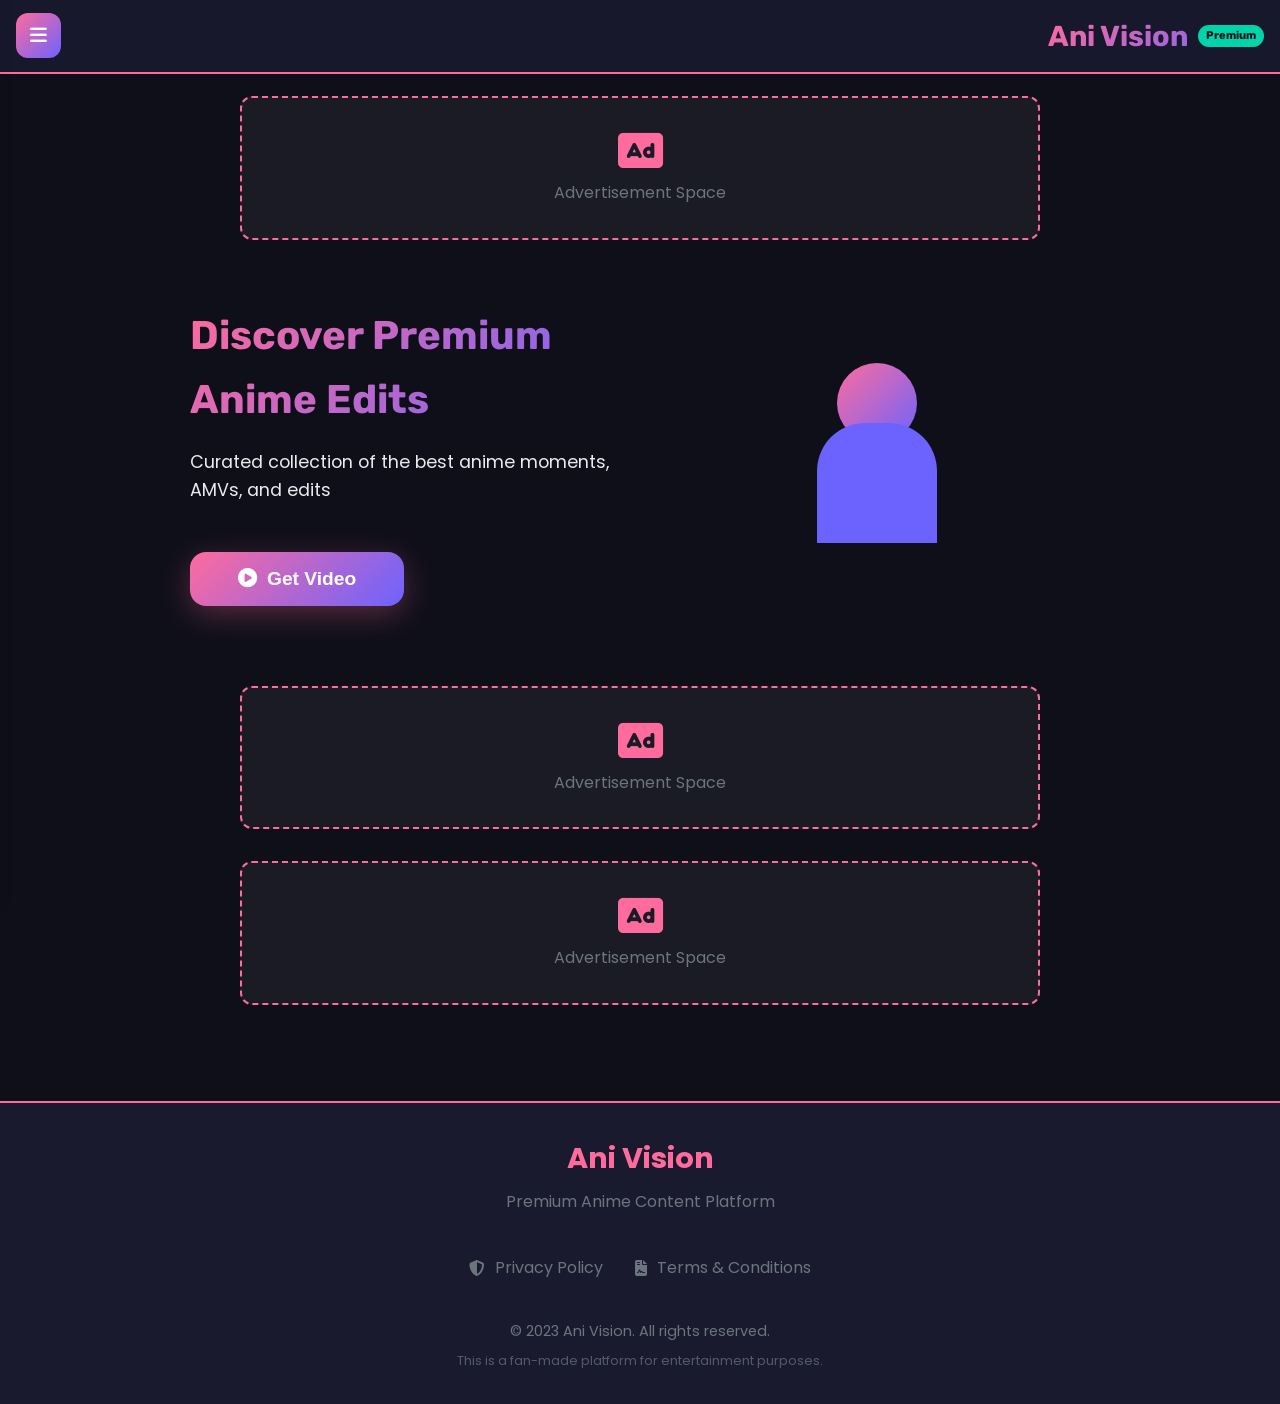
<file: Index.html>
<!DOCTYPE html>
<html lang="en">
<head>
    <meta charset="UTF-8">
    <meta name="viewport" content="width=device-width, initial-scale=1.0">
    <title>Ani Vision - Modern Anime Video Platform</title>
    <link rel="stylesheet" href="style.css">
    <link rel="stylesheet" href="https://cdnjs.cloudflare.com/ajax/libs/font-awesome/6.4.0/css/all.min.css">
    <link href="https://fonts.googleapis.com/css2?family=Poppins:wght@300;400;500;600;700&family=Rubik:wght@700&display=swap" rel="stylesheet">
</head>
<body>
    <!-- Sticky Header -->
    <header class="header">
        <div class="header-container">
            <!-- Menu Icon -->
            <button class="menu-toggle" id="menuToggle">
                <i class="fas fa-bars"></i>
            </button>
            
            <!-- Logo -->
            <h1 class="logo">
                <span class="logo-text">Ani Vision</span>
                <span class="logo-badge">Premium</span>
            </h1>
        </div>
    </header>

    <!-- Side Menu -->
    <nav class="side-menu" id="sideMenu">
        <div class="menu-header">
            <h2><i class="fas fa-play-circle"></i> Ani Vision</h2>
            <button class="close-menu" id="closeMenu">
                <i class="fas fa-times"></i>
            </button>
        </div>
        <ul class="menu-items">
            <li class="menu-item active" data-category="home">
                <i class="fas fa-home"></i>
                <span>Home</span>
            </li>
            <li class="menu-item" data-category="all">
                <i class="fas fa-th-large"></i>
                <span>All Edits</span>
            </li>
            <li class="menu-item" data-category="basic">
                <i class="fas fa-star"></i>
                <span>Basic Edits</span>
            </li>
            <li class="menu-item" data-category="standard">
                <i class="fas fa-gem"></i>
                <span>Standard Edits</span>
            </li>
            <li class="menu-item" data-category="high-quality">
                <i class="fas fa-crown"></i>
                <span>High Quality Edits</span>
            </li>
            <li class="menu-item" data-category="best">
                <i class="fas fa-fire"></i>
                <span>Best of Ani Vision</span>
            </li>
            <li class="menu-item" data-category="history">
                <i class="fas fa-history"></i>
                <span>History</span>
            </li>
        </ul>
        
        <!-- Footer Links -->
        <div class="menu-footer">
            <a href="privacy.html" class="footer-link">
                <i class="fas fa-shield-alt"></i> Privacy Policy
            </a>
            <a href="terms.html" class="footer-link">
                <i class="fas fa-file-contract"></i> Terms & Conditions
            </a>
        </div>
    </nav>

    <!-- Main Content -->
    <main class="main-content">
        <!-- Ad Space 1 (Top) -->
        <div class="ad-space ad-top" id="adTop">
            <div class="ad-placeholder">
                <i class="fas fa-ad"></i>
                <span>Advertisement Space</span>
            </div>
        </div>

        <!-- Home Section -->
        <section class="home-section" id="homeSection">
            <div class="hero">
                <div class="hero-content">
                    <h2 class="hero-title">Discover Premium Anime Edits</h2>
                    <p class="hero-subtitle">Curated collection of the best anime moments, AMVs, and edits</p>
                    
                    <!-- Get Video Button -->
                    <button class="get-video-btn" id="getVideoBtn">
                        <i class="fas fa-play-circle"></i>
                        <span>Get Video</span>
                    </button>
                </div>
                
                <div class="hero-illustration">
                    <div class="anime-character">
                        <div class="character-head"></div>
                        <div class="character-body"></div>
                    </div>
                </div>
            </div>
        </section>

        <!-- Video Player Section (Hidden Initially) -->
        <section class="video-section hidden" id="videoSection">
            <div class="video-container">
                <!-- Video Player -->
                <div class="video-player-container">
                    <div class="video-wrapper">
                        <iframe class="video-player" id="videoPlayer" frameborder="0" allowfullscreen></iframe>
                    </div>
                    
                    <!-- Video Controls -->
                    <div class="video-controls">
                        <button class="control-btn prev-btn" id="prevBtn">
                            <i class="fas fa-step-backward"></i>
                            <span>Previous</span>
                        </button>
                        
                        <button class="control-btn download-btn" id="downloadBtn">
                            <i class="fas fa-download"></i>
                            <span>Download</span>
                        </button>
                        
                        <button class="control-btn next-btn" id="nextBtn">
                            <i class="fas fa-step-forward"></i>
                            <span>Next</span>
                        </button>
                    </div>
                    
                    <!-- Video Info -->
                    <div class="video-info">
                        <h3 class="video-title" id="videoTitle">Loading video...</h3>
                        <div class="video-meta">
                            <span class="video-category" id="videoCategory">All Edits</span>
                            <span class="video-counter" id="videoCounter">1 / 45</span>
                        </div>
                    </div>
                </div>
            </div>
        </section>

        <!-- Ad Space 2 (Middle) -->
        <div class="ad-space ad-middle" id="adMiddle">
            <div class="ad-placeholder">
                <i class="fas fa-ad"></i>
                <span>Advertisement Space</span>
            </div>
        </div>

        <!-- Best of Ani Vision Message -->
        <div class="best-message hidden" id="bestMessage">
            <div class="message-container">
                <i class="fas fa-trophy"></i>
                <h3>Best of Ani Vision</h3>
                <p>Curated picks coming soon! We're working on selecting the absolute best edits for you.</p>
                <button class="ok-btn" id="okBtn">OK</button>
            </div>
        </div>

        <!-- Category Status -->
        <div class="category-status hidden" id="categoryStatus">
            <div class="status-content">
                <i class="fas fa-filter"></i>
                <span>Viewing: <strong id="currentCategory">All Edits</strong></span>
                <button class="clear-filter" id="clearFilter">
                    <i class="fas fa-times"></i> Clear Filter
                </button>
            </div>
        </div>

        <!-- Ad Space 3 (Bottom) -->
        <div class="ad-space ad-bottom" id="adBottom">
            <div class="ad-placeholder">
                <i class="fas fa-ad"></i>
                <span>Advertisement Space</span>
            </div>
        </div>
    </main>

    <!-- Download Popup -->
    <div class="popup-overlay hidden" id="popupOverlay">
        <div class="download-popup" id="downloadPopup">
            <div class="popup-header">
                <h3>
                    <i class="fas fa-download"></i>
                    Select Video Quality
                </h3>
                <button class="close-popup" id="closePopup">
                    <i class="fas fa-times"></i>
                </button>
            </div>
            
            <div class="popup-content">
                <div class="quality-options">
                    <button class="quality-btn" data-quality="360p">
                        <i class="fas fa-mobile-alt"></i>
                        <span>360p</span>
                        <small>Low quality</small>
                    </button>
                    
                    <button class="quality-btn" data-quality="480p">
                        <i class="fas fa-tablet-alt"></i>
                        <span>480p</span>
                        <small>Standard quality</small>
                    </button>
                    
                    <button class="quality-btn" data-quality="720p">
                        <i class="fas fa-desktop"></i>
                        <span>720p</span>
                        <small>HD quality</small>
                    </button>
                    
                    <button class="quality-btn" data-quality="1080p">
                        <i class="fas fa-tv"></i>
                        <span>1080p</span>
                        <small>Full HD</small>
                    </button>
                </div>
                
                <div class="download-note">
                    <i class="fas fa-info-circle"></i>
                    <p>Download will start automatically after selecting quality</p>
                </div>
            </div>
        </div>
    </div>

    <!-- Footer -->
    <footer class="footer">
        <div class="footer-content">
            <div class="footer-logo">
                <h3>Ani Vision</h3>
                <p>Premium Anime Content Platform</p>
            </div>
            
            <div class="footer-links">
                <a href="privacy.html" class="footer-link">
                    <i class="fas fa-shield-alt"></i> Privacy Policy
                </a>
                <a href="terms.html" class="footer-link">
                    <i class="fas fa-file-contract"></i> Terms & Conditions
                </a>
            </div>
            
            <div class="footer-copyright">
                <p>© 2023 Ani Vision. All rights reserved.</p>
                <p class="disclaimer">This is a fan-made platform for entertainment purposes.</p>
            </div>
        </div>
    </footer>

    <!-- Backdrop for menu and popup -->
    <div class="backdrop hidden" id="backdrop"></div>

    <!-- Scripts -->
    <script src="video.js"></script>
    <script src="assets/video-player.js"></script>
    <script src="assets/popup.js"></script>
    <script src="script.js"></script>
</body>
</html>
</file>
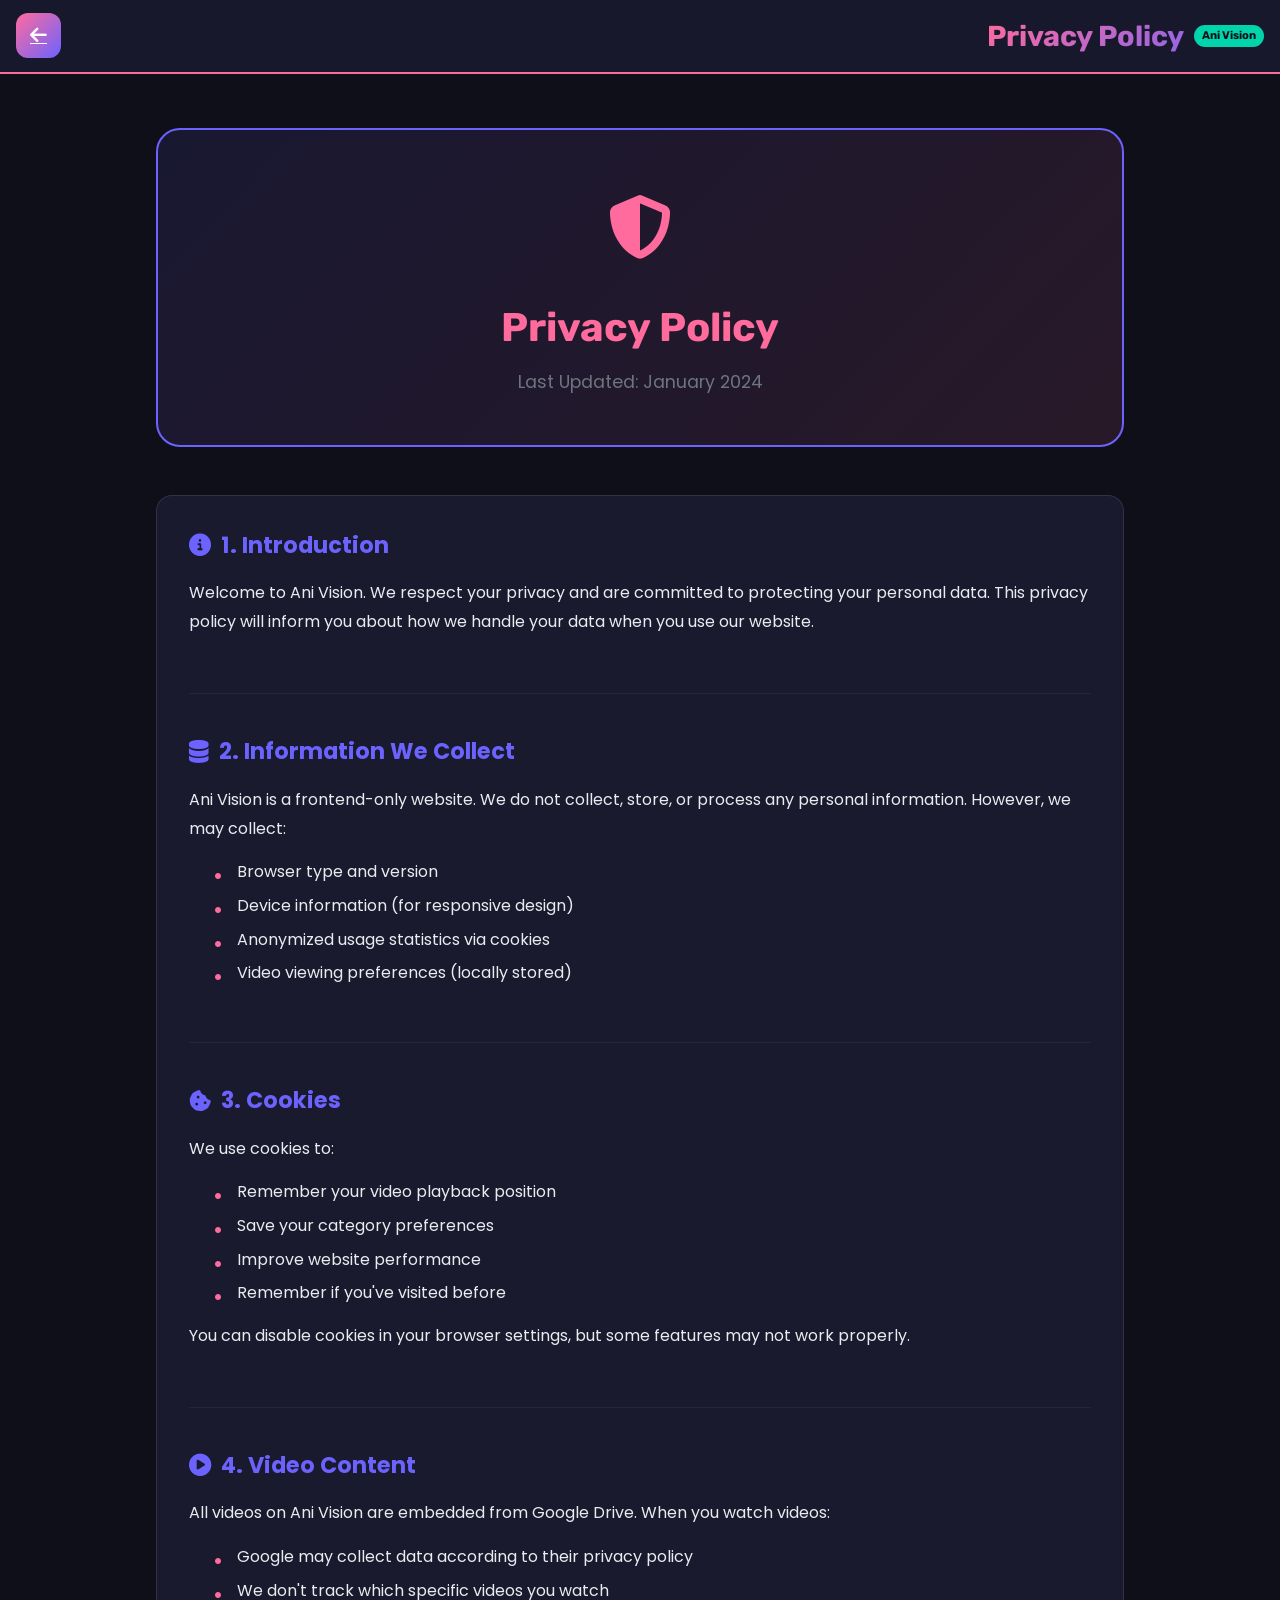
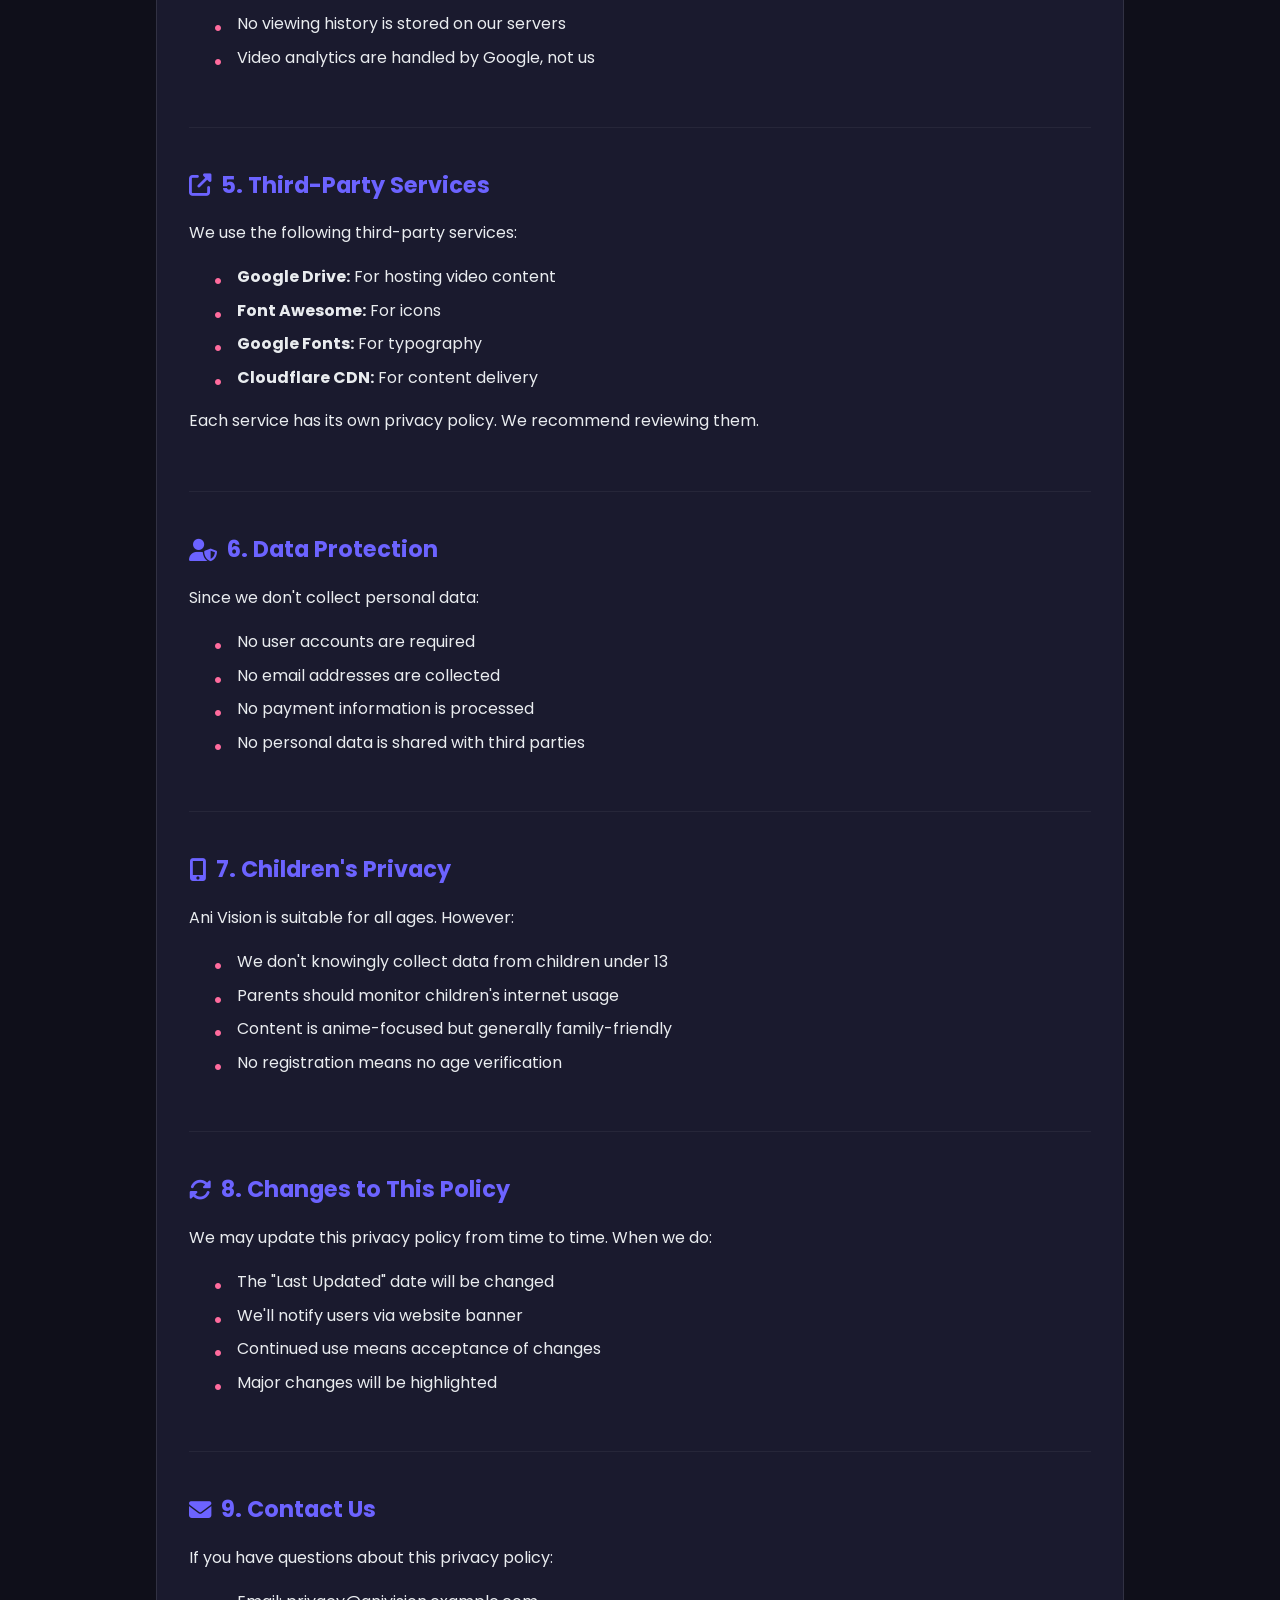
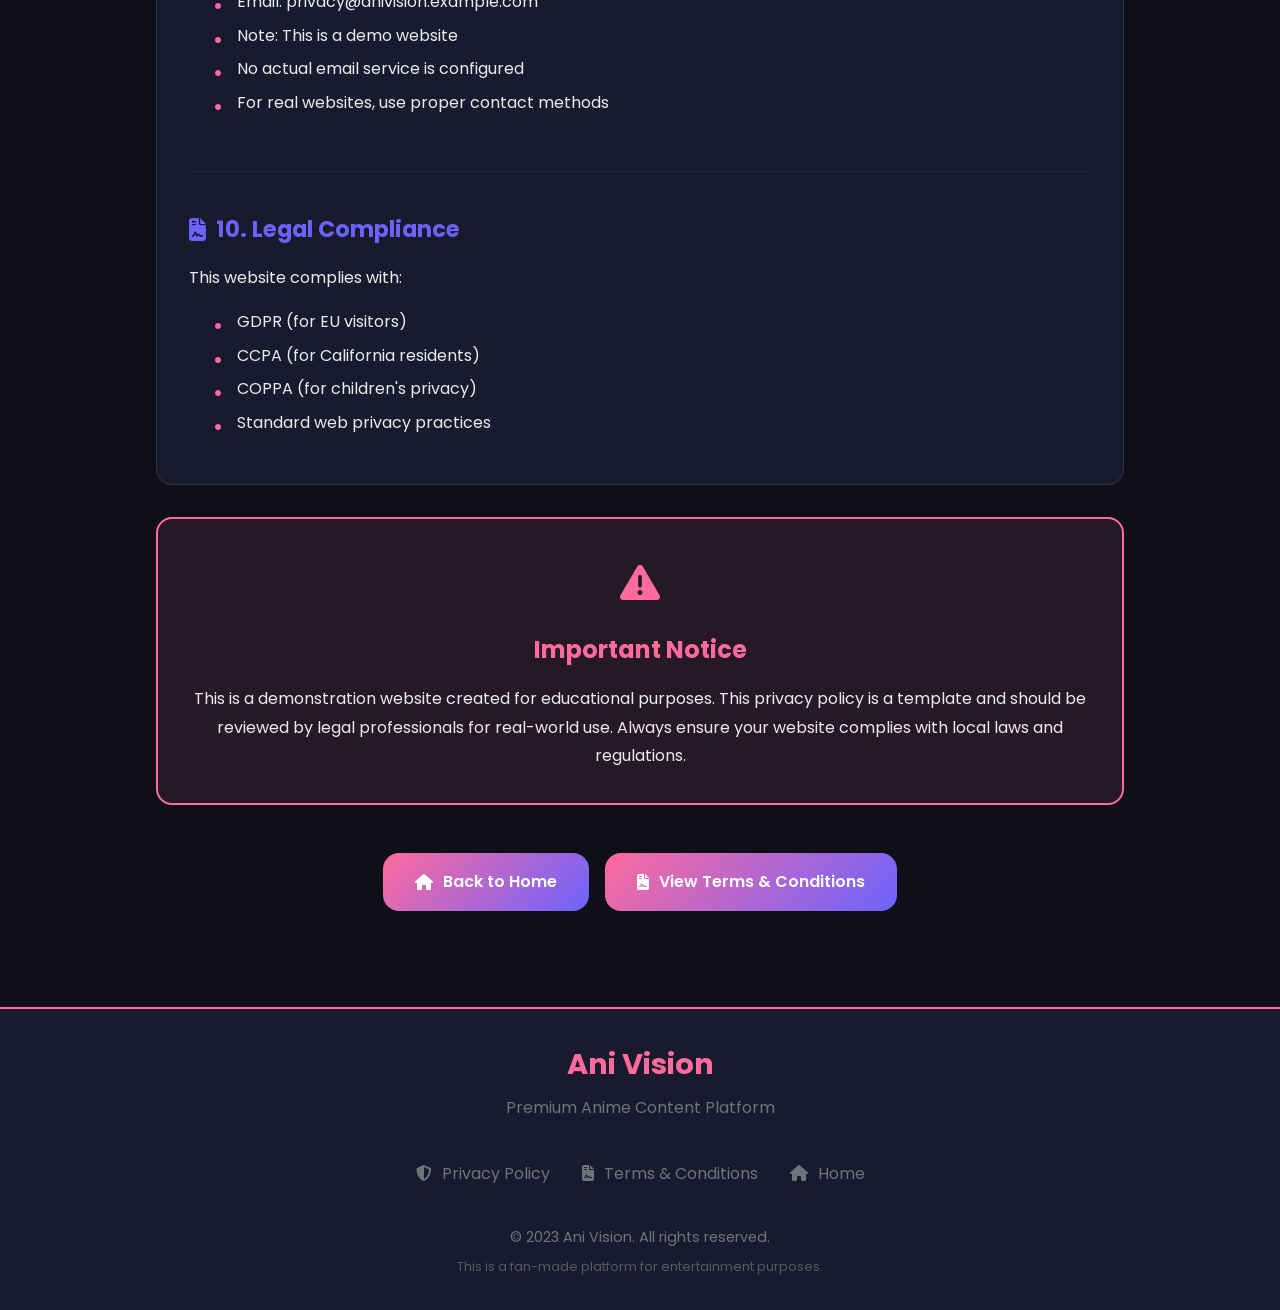
<file: privacy.html>
<!DOCTYPE html>
<html lang="en">
<head>
    <meta charset="UTF-8">
    <meta name="viewport" content="width=device-width, initial-scale=1.0">
    <title>Privacy Policy - Ani Vision</title>
    <link rel="stylesheet" href="style.css">
    <link rel="stylesheet" href="https://cdnjs.cloudflare.com/ajax/libs/font-awesome/6.4.0/css/all.min.css">
    <link href="https://fonts.googleapis.com/css2?family=Poppins:wght@300;400;500;600;700&family=Rubik:wght@700&display=swap" rel="stylesheet">
</head>
<body>
    <!-- Sticky Header -->
    <header class="header">
        <div class="header-container">
            <!-- Back Button -->
            <a href="index.html" class="menu-toggle">
                <i class="fas fa-arrow-left"></i>
            </a>
            
            <!-- Logo -->
            <h1 class="logo">
                <span class="logo-text">Privacy Policy</span>
                <span class="logo-badge">Ani Vision</span>
            </h1>
        </div>
    </header>

    <!-- Main Content -->
    <main class="main-content">
        <div class="policy-container">
            <!-- Hero Section -->
            <div class="policy-hero">
                <div class="policy-icon">
                    <i class="fas fa-shield-alt"></i>
                </div>
                <h1 class="policy-title">Privacy Policy</h1>
                <p class="policy-subtitle">Last Updated: January 2024</p>
            </div>

            <!-- Content -->
            <div class="policy-content">
                <div class="policy-section">
                    <h2><i class="fas fa-info-circle"></i> 1. Introduction</h2>
                    <p>Welcome to Ani Vision. We respect your privacy and are committed to protecting your personal data. This privacy policy will inform you about how we handle your data when you use our website.</p>
                </div>

                <div class="policy-section">
                    <h2><i class="fas fa-database"></i> 2. Information We Collect</h2>
                    <p>Ani Vision is a frontend-only website. We do not collect, store, or process any personal information. However, we may collect:</p>
                    <ul>
                        <li>Browser type and version</li>
                        <li>Device information (for responsive design)</li>
                        <li>Anonymized usage statistics via cookies</li>
                        <li>Video viewing preferences (locally stored)</li>
                    </ul>
                </div>

                <div class="policy-section">
                    <h2><i class="fas fa-cookie-bite"></i> 3. Cookies</h2>
                    <p>We use cookies to:</p>
                    <ul>
                        <li>Remember your video playback position</li>
                        <li>Save your category preferences</li>
                        <li>Improve website performance</li>
                        <li>Remember if you've visited before</li>
                    </ul>
                    <p>You can disable cookies in your browser settings, but some features may not work properly.</p>
                </div>

                <div class="policy-section">
                    <h2><i class="fas fa-play-circle"></i> 4. Video Content</h2>
                    <p>All videos on Ani Vision are embedded from Google Drive. When you watch videos:</p>
                    <ul>
                        <li>Google may collect data according to their privacy policy</li>
                        <li>We don't track which specific videos you watch</li>
                        <li>No viewing history is stored on our servers</li>
                        <li>Video analytics are handled by Google, not us</li>
                    </ul>
                </div>

                <div class="policy-section">
                    <h2><i class="fas fa-external-link-alt"></i> 5. Third-Party Services</h2>
                    <p>We use the following third-party services:</p>
                    <ul>
                        <li><strong>Google Drive:</strong> For hosting video content</li>
                        <li><strong>Font Awesome:</strong> For icons</li>
                        <li><strong>Google Fonts:</strong> For typography</li>
                        <li><strong>Cloudflare CDN:</strong> For content delivery</li>
                    </ul>
                    <p>Each service has its own privacy policy. We recommend reviewing them.</p>
                </div>

                <div class="policy-section">
                    <h2><i class="fas fa-user-shield"></i> 6. Data Protection</h2>
                    <p>Since we don't collect personal data:</p>
                    <ul>
                        <li>No user accounts are required</li>
                        <li>No email addresses are collected</li>
                        <li>No payment information is processed</li>
                        <li>No personal data is shared with third parties</li>
                    </ul>
                </div>

                <div class="policy-section">
                    <h2><i class="fas fa-mobile-alt"></i> 7. Children's Privacy</h2>
                    <p>Ani Vision is suitable for all ages. However:</p>
                    <ul>
                        <li>We don't knowingly collect data from children under 13</li>
                        <li>Parents should monitor children's internet usage</li>
                        <li>Content is anime-focused but generally family-friendly</li>
                        <li>No registration means no age verification</li>
                    </ul>
                </div>

                <div class="policy-section">
                    <h2><i class="fas fa-sync-alt"></i> 8. Changes to This Policy</h2>
                    <p>We may update this privacy policy from time to time. When we do:</p>
                    <ul>
                        <li>The "Last Updated" date will be changed</li>
                        <li>We'll notify users via website banner</li>
                        <li>Continued use means acceptance of changes</li>
                        <li>Major changes will be highlighted</li>
                    </ul>
                </div>

                <div class="policy-section">
                    <h2><i class="fas fa-envelope"></i> 9. Contact Us</h2>
                    <p>If you have questions about this privacy policy:</p>
                    <ul>
                        <li>Email: privacy@anivision.example.com</li>
                        <li>Note: This is a demo website</li>
                        <li>No actual email service is configured</li>
                        <li>For real websites, use proper contact methods</li>
                    </ul>
                </div>

                <div class="policy-section">
                    <h2><i class="fas fa-file-contract"></i> 10. Legal Compliance</h2>
                    <p>This website complies with:</p>
                    <ul>
                        <li>GDPR (for EU visitors)</li>
                        <li>CCPA (for California residents)</li>
                        <li>COPPA (for children's privacy)</li>
                        <li>Standard web privacy practices</li>
                    </ul>
                </div>
            </div>

            <!-- Important Note -->
            <div class="policy-note">
                <div class="note-icon">
                    <i class="fas fa-exclamation-triangle"></i>
                </div>
                <h3>Important Notice</h3>
                <p>This is a demonstration website created for educational purposes. This privacy policy is a template and should be reviewed by legal professionals for real-world use. Always ensure your website complies with local laws and regulations.</p>
            </div>

            <!-- Navigation -->
            <div class="policy-navigation">
                <a href="index.html" class="nav-btn">
                    <i class="fas fa-home"></i> Back to Home
                </a>
                <a href="terms.html" class="nav-btn">
                    <i class="fas fa-file-contract"></i> View Terms & Conditions
                </a>
            </div>
        </div>
    </main>

    <!-- Footer -->
    <footer class="footer">
        <div class="footer-content">
            <div class="footer-logo">
                <h3>Ani Vision</h3>
                <p>Premium Anime Content Platform</p>
            </div>
            
            <div class="footer-links">
                <a href="privacy.html" class="footer-link active">
                    <i class="fas fa-shield-alt"></i> Privacy Policy
                </a>
                <a href="terms.html" class="footer-link">
                    <i class="fas fa-file-contract"></i> Terms & Conditions
                </a>
                <a href="index.html" class="footer-link">
                    <i class="fas fa-home"></i> Home
                </a>
            </div>
            
            <div class="footer-copyright">
                <p>© 2023 Ani Vision. All rights reserved.</p>
                <p class="disclaimer">This is a fan-made platform for entertainment purposes.</p>
            </div>
        </div>
    </footer>

    <!-- Add Policy-specific CSS -->
    <style>
        .policy-container {
            max-width: 1000px;
            margin: 0 auto;
            padding: 2rem 1rem;
        }

        .policy-hero {
            text-align: center;
            margin-bottom: 3rem;
            padding: 3rem 1rem;
            background: linear-gradient(135deg, rgba(108, 99, 255, 0.1), rgba(255, 107, 157, 0.1));
            border-radius: var(--radius-xl);
            border: 2px solid var(--secondary);
        }

        .policy-icon {
            font-size: 4rem;
            color: var(--primary);
            margin-bottom: 1rem;
        }

        .policy-title {
            font-size: 2.5rem;
            color: var(--primary);
            margin-bottom: 0.5rem;
            font-family: 'Rubik', sans-serif;
        }

        .policy-subtitle {
            color: var(--gray);
            font-size: 1.1rem;
        }

        .policy-content {
            background: var(--dark);
            border-radius: var(--radius-lg);
            padding: 2rem;
            margin-bottom: 2rem;
            border: 1px solid rgba(255, 255, 255, 0.1);
        }

        .policy-section {
            margin-bottom: 2.5rem;
            padding-bottom: 2.5rem;
            border-bottom: 1px solid rgba(255, 255, 255, 0.05);
        }

        .policy-section:last-child {
            border-bottom: none;
            margin-bottom: 0;
            padding-bottom: 0;
        }

        .policy-section h2 {
            display: flex;
            align-items: center;
            gap: 10px;
            color: var(--secondary);
            margin-bottom: 1rem;
            font-size: 1.4rem;
        }

        .policy-section p {
            color: var(--gray-light);
            line-height: 1.8;
            margin-bottom: 1rem;
        }

        .policy-section ul {
            list-style: none;
            padding-left: 1.5rem;
            margin-bottom: 1rem;
        }

        .policy-section li {
            color: var(--gray-light);
            margin-bottom: 0.5rem;
            position: relative;
            padding-left: 1.5rem;
            line-height: 1.6;
        }

        .policy-section li:before {
            content: "•";
            color: var(--primary);
            font-size: 1.5rem;
            position: absolute;
            left: 0;
            top: -2px;
        }

        .policy-note {
            background: rgba(255, 107, 157, 0.1);
            border: 2px solid var(--primary);
            border-radius: var(--radius-lg);
            padding: 2rem;
            margin-bottom: 2rem;
            text-align: center;
        }

        .note-icon {
            font-size: 2.5rem;
            color: var(--primary);
            margin-bottom: 1rem;
        }

        .policy-note h3 {
            color: var(--primary);
            margin-bottom: 1rem;
            font-size: 1.5rem;
        }

        .policy-note p {
            color: var(--gray-light);
            line-height: 1.8;
        }

        .policy-navigation {
            display: flex;
            justify-content: center;
            gap: 1rem;
            flex-wrap: wrap;
            margin-top: 3rem;
        }

        .nav-btn {
            display: inline-flex;
            align-items: center;
            gap: 10px;
            padding: 1rem 2rem;
            background: var(--gradient-primary);
            color: white;
            text-decoration: none;
            border-radius: var(--radius-lg);
            font-weight: 600;
            transition: all var(--transition-normal);
        }

        .nav-btn:hover {
            transform: translateY(-3px);
            box-shadow: 0 8px 25px rgba(255, 107, 157, 0.3);
        }

        @media (max-width: 768px) {
            .policy-title {
                font-size: 2rem;
            }
            
            .policy-hero {
                padding: 2rem 1rem;
            }
            
            .policy-content {
                padding: 1.5rem;
            }
            
            .policy-section h2 {
                font-size: 1.2rem;
            }
            
            .nav-btn {
                width: 100%;
                justify-content: center;
            }
        }

        @media (max-width: 480px) {
            .policy-title {
                font-size: 1.8rem;
            }
            
            .policy-icon {
                font-size: 3rem;
            }
            
            .policy-section {
                margin-bottom: 2rem;
                padding-bottom: 2rem;
            }
        }
    </style>

    <!-- Script -->
    <script>
        // Simple script for policy page
        document.addEventListener('DOMContentLoaded', function() {
            // Smooth scroll for anchor links
            document.querySelectorAll('a[href^="#"]').forEach(anchor => {
                anchor.addEventListener('click', function(e) {
                    e.preventDefault();
                    const targetId = this.getAttribute('href');
                    if (targetId === '#') return;
                    
                    const targetElement = document.querySelector(targetId);
                    if (targetElement) {
                        targetElement.scrollIntoView({
                            behavior: 'smooth',
                            block: 'start'
                        });
                    }
                });
            });
            
            // Add fade-in animation to sections
            const sections = document.querySelectorAll('.policy-section');
            sections.forEach((section, index) => {
                section.style.opacity = '0';
                section.style.transform = 'translateY(20px)';
                section.style.transition = 'opacity 0.5s ease, transform 0.5s ease';
                
                setTimeout(() => {
                    section.style.opacity = '1';
                    section.style.transform = 'translateY(0)';
                }, index * 100);
            });
        });
    </script>
</body>
</html>
</file>
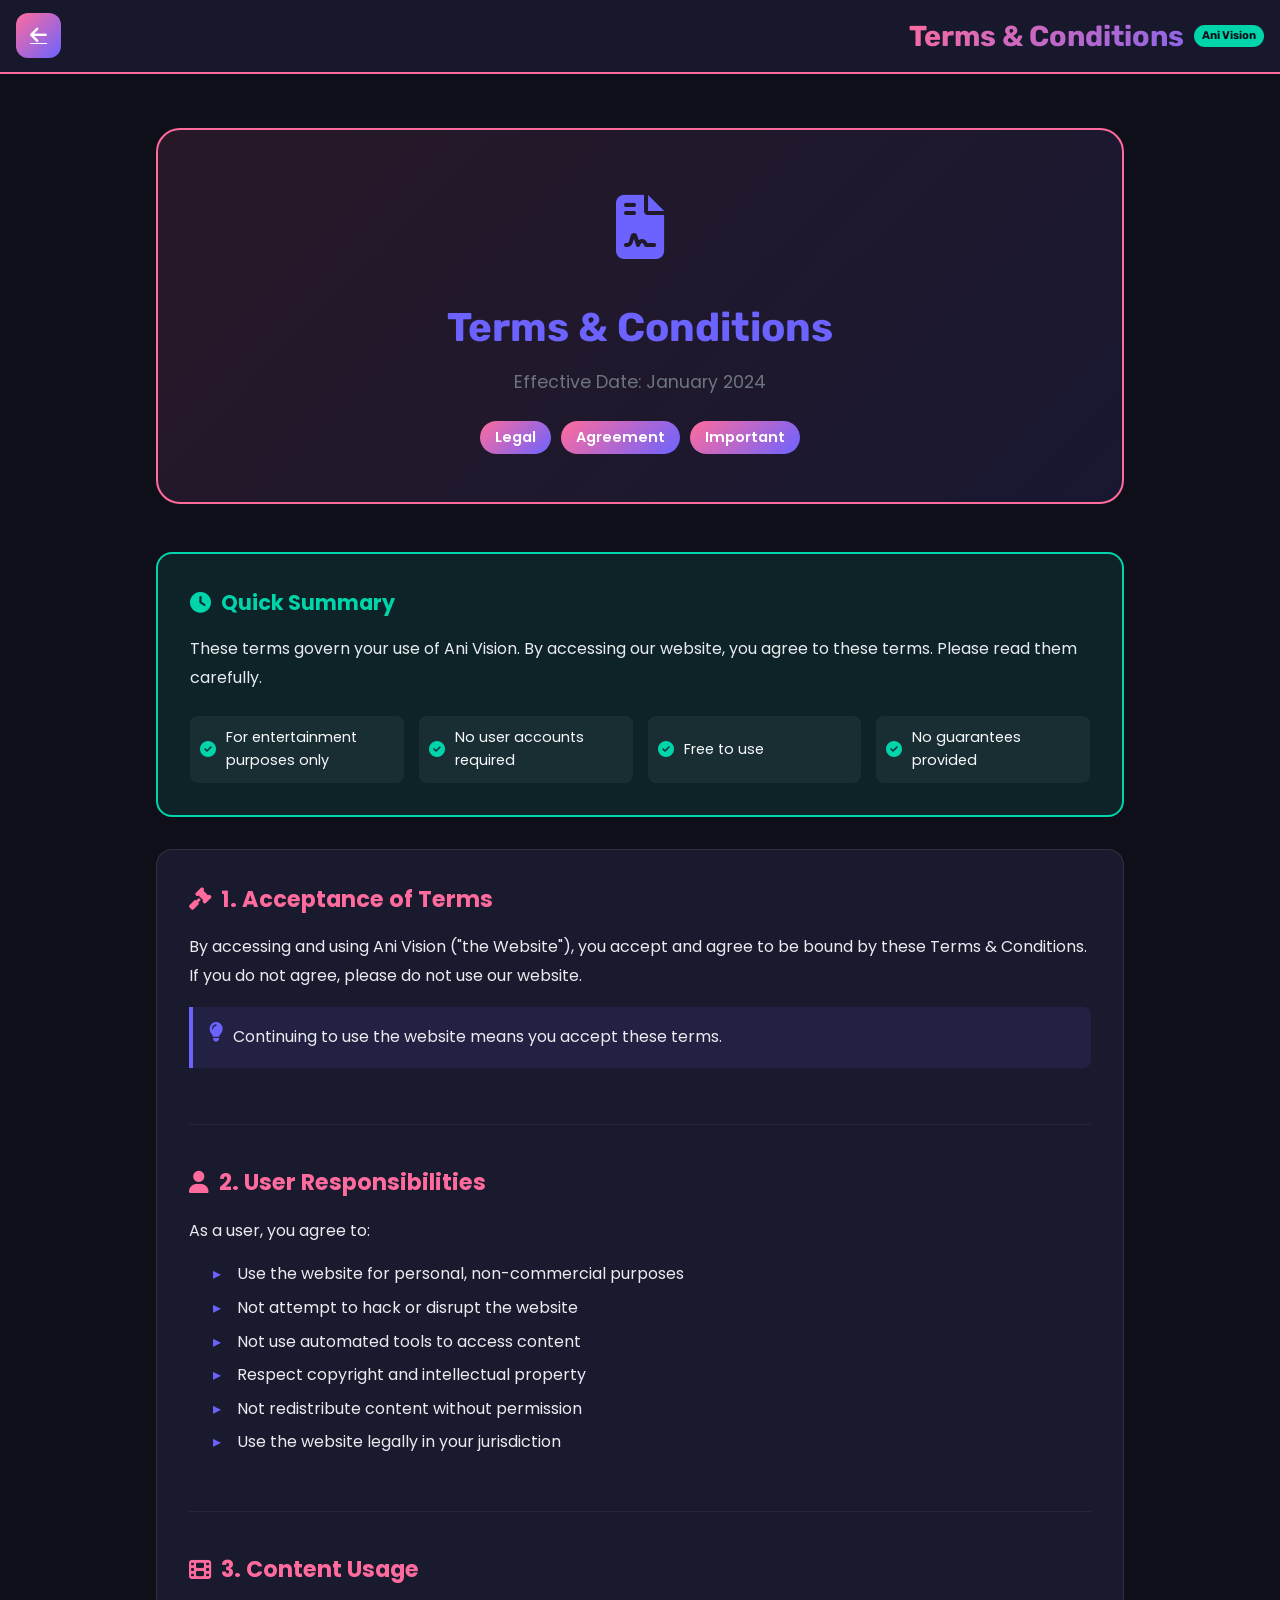
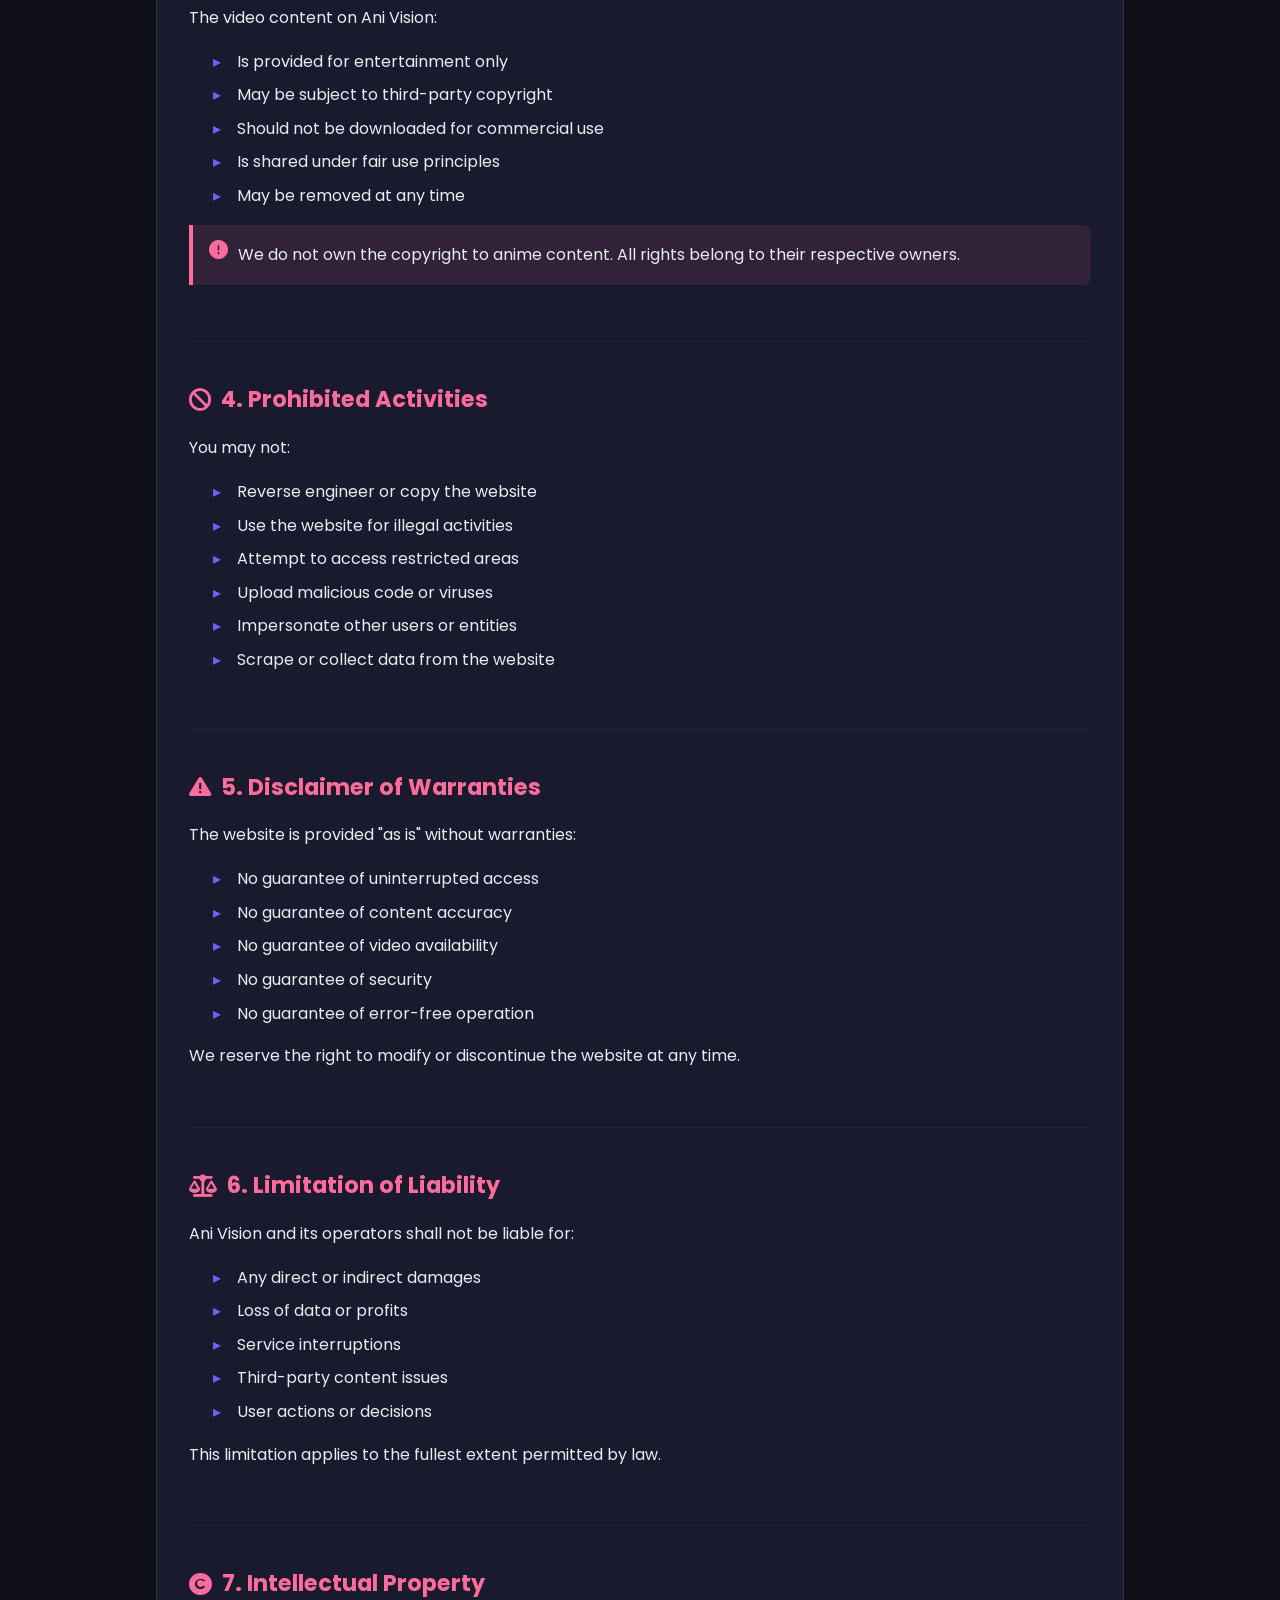
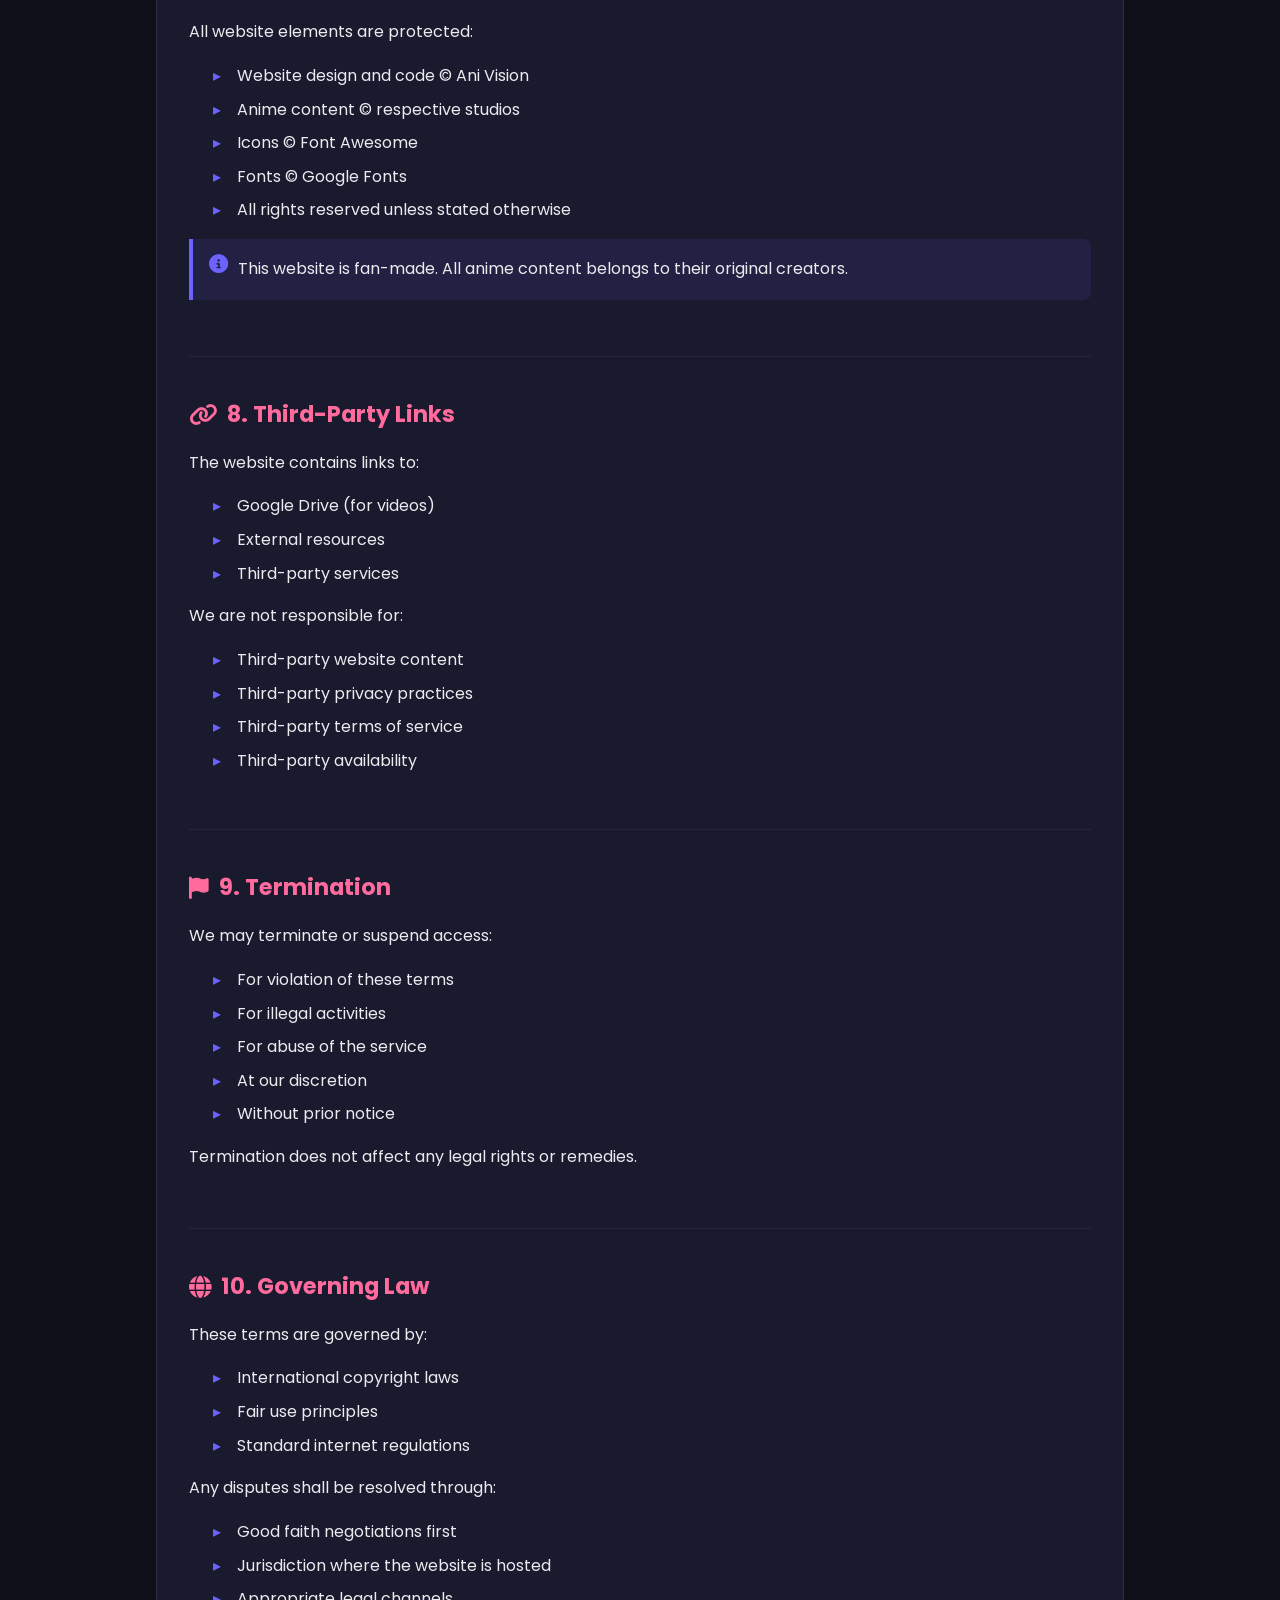
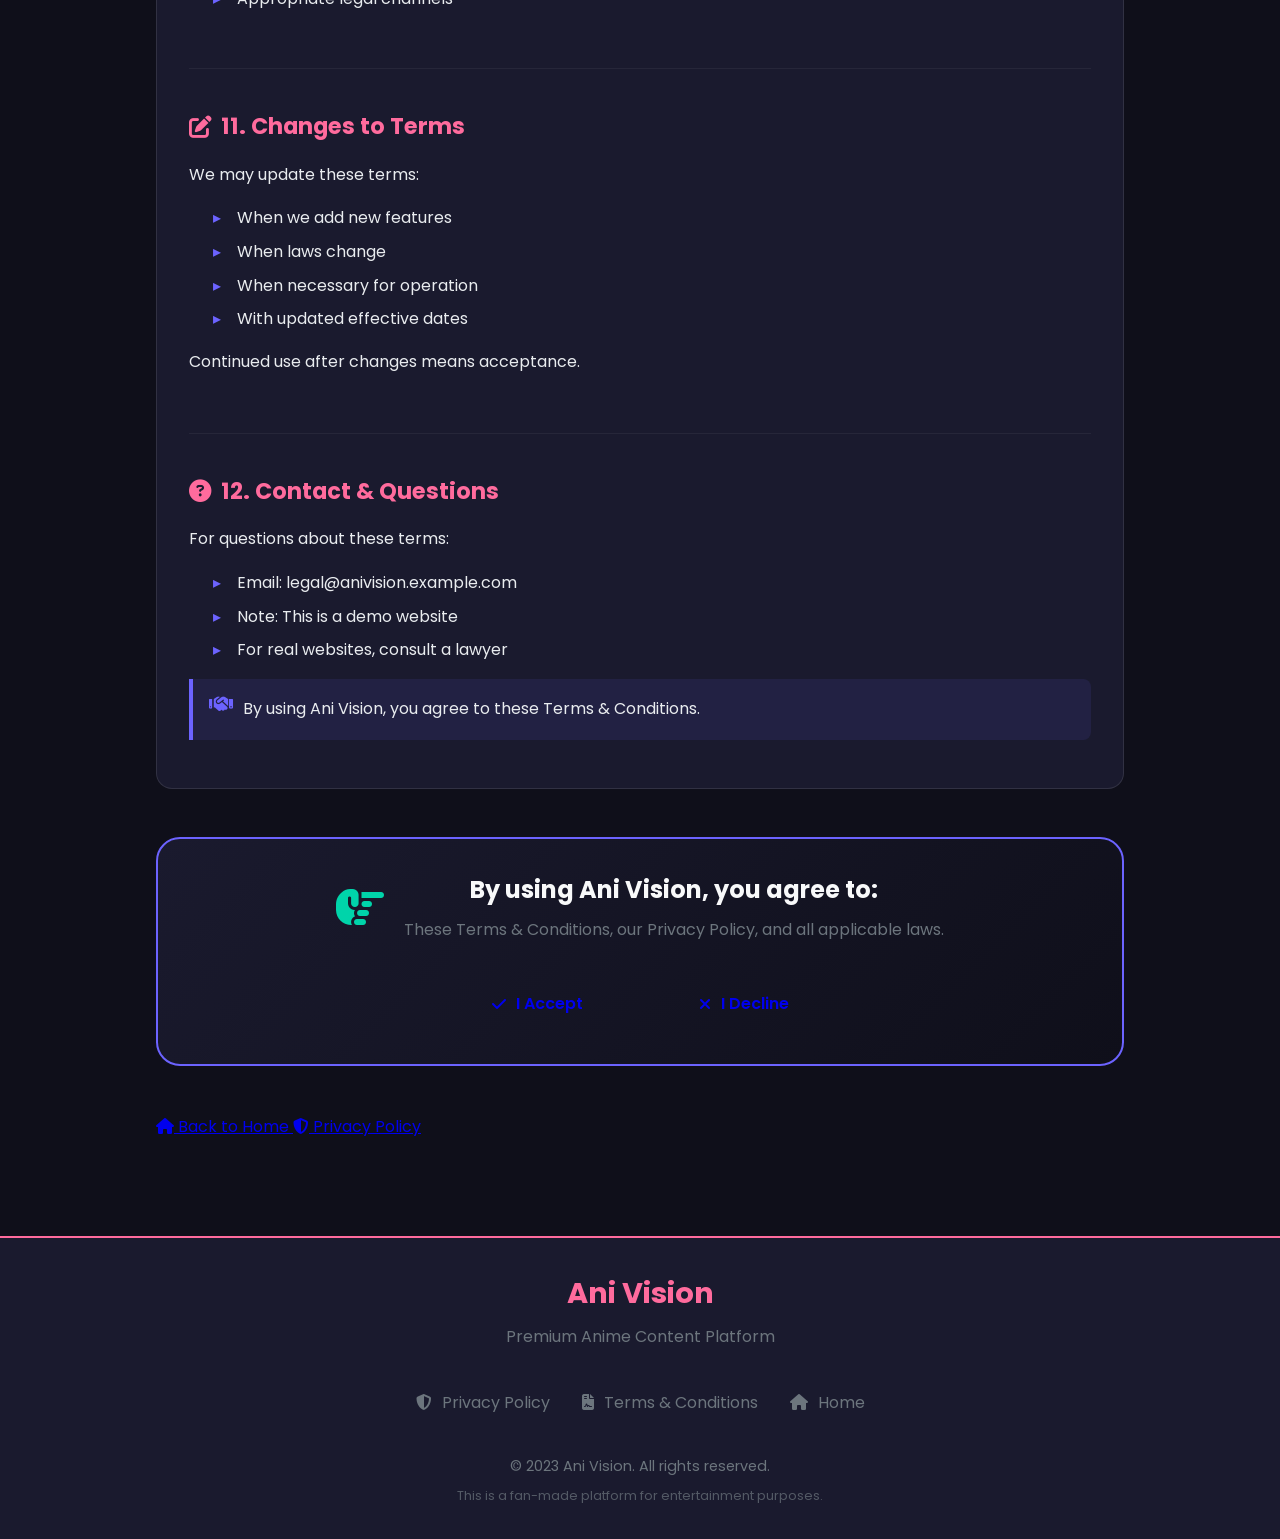
<file: terms.html>
<!DOCTYPE html>
<html lang="en">
<head>
    <meta charset="UTF-8">
    <meta name="viewport" content="width=device-width, initial-scale=1.0">
    <title>Terms & Conditions - Ani Vision</title>
    <link rel="stylesheet" href="style.css">
    <link rel="stylesheet" href="https://cdnjs.cloudflare.com/ajax/libs/font-awesome/6.4.0/css/all.min.css">
    <link href="https://fonts.googleapis.com/css2?family=Poppins:wght@300;400;500;600;700&family=Rubik:wght@700&display=swap" rel="stylesheet">
</head>
<body>
    <!-- Sticky Header -->
    <header class="header">
        <div class="header-container">
            <!-- Back Button -->
            <a href="index.html" class="menu-toggle">
                <i class="fas fa-arrow-left"></i>
            </a>
            
            <!-- Logo -->
            <h1 class="logo">
                <span class="logo-text">Terms & Conditions</span>
                <span class="logo-badge">Ani Vision</span>
            </h1>
        </div>
    </header>

    <!-- Main Content -->
    <main class="main-content">
        <div class="terms-container">
            <!-- Hero Section -->
            <div class="terms-hero">
                <div class="terms-icon">
                    <i class="fas fa-file-contract"></i>
                </div>
                <h1 class="terms-title">Terms & Conditions</h1>
                <p class="terms-subtitle">Effective Date: January 2024</p>
                <div class="terms-badges">
                    <span class="badge">Legal</span>
                    <span class="badge">Agreement</span>
                    <span class="badge">Important</span>
                </div>
            </div>

            <!-- Quick Summary -->
            <div class="terms-summary">
                <h3><i class="fas fa-clock"></i> Quick Summary</h3>
                <p>These terms govern your use of Ani Vision. By accessing our website, you agree to these terms. Please read them carefully.</p>
                <div class="summary-points">
                    <div class="summary-point">
                        <i class="fas fa-check-circle"></i>
                        <span>For entertainment purposes only</span>
                    </div>
                    <div class="summary-point">
                        <i class="fas fa-check-circle"></i>
                        <span>No user accounts required</span>
                    </div>
                    <div class="summary-point">
                        <i class="fas fa-check-circle"></i>
                        <span>Free to use</span>
                    </div>
                    <div class="summary-point">
                        <i class="fas fa-check-circle"></i>
                        <span>No guarantees provided</span>
                    </div>
                </div>
            </div>

            <!-- Content -->
            <div class="terms-content">
                <div class="terms-section">
                    <h2><i class="fas fa-gavel"></i> 1. Acceptance of Terms</h2>
                    <p>By accessing and using Ani Vision ("the Website"), you accept and agree to be bound by these Terms & Conditions. If you do not agree, please do not use our website.</p>
                    <div class="terms-note">
                        <i class="fas fa-lightbulb"></i>
                        <p>Continuing to use the website means you accept these terms.</p>
                    </div>
                </div>

                <div class="terms-section">
                    <h2><i class="fas fa-user"></i> 2. User Responsibilities</h2>
                    <p>As a user, you agree to:</p>
                    <ul>
                        <li>Use the website for personal, non-commercial purposes</li>
                        <li>Not attempt to hack or disrupt the website</li>
                        <li>Not use automated tools to access content</li>
                        <li>Respect copyright and intellectual property</li>
                        <li>Not redistribute content without permission</li>
                        <li>Use the website legally in your jurisdiction</li>
                    </ul>
                </div>

                <div class="terms-section">
                    <h2><i class="fas fa-film"></i> 3. Content Usage</h2>
                    <p>The video content on Ani Vision:</p>
                    <ul>
                        <li>Is provided for entertainment only</li>
                        <li>May be subject to third-party copyright</li>
                        <li>Should not be downloaded for commercial use</li>
                        <li>Is shared under fair use principles</li>
                        <li>May be removed at any time</li>
                    </ul>
                    <div class="terms-warning">
                        <i class="fas fa-exclamation-circle"></i>
                        <p>We do not own the copyright to anime content. All rights belong to their respective owners.</p>
                    </div>
                </div>

                <div class="terms-section">
                    <h2><i class="fas fa-ban"></i> 4. Prohibited Activities</h2>
                    <p>You may not:</p>
                    <ul>
                        <li>Reverse engineer or copy the website</li>
                        <li>Use the website for illegal activities</li>
                        <li>Attempt to access restricted areas</li>
                        <li>Upload malicious code or viruses</li>
                        <li>Impersonate other users or entities</li>
                        <li>Scrape or collect data from the website</li>
                    </ul>
                </div>

                <div class="terms-section">
                    <h2><i class="fas fa-exclamation-triangle"></i> 5. Disclaimer of Warranties</h2>
                    <p>The website is provided "as is" without warranties:</p>
                    <ul>
                        <li>No guarantee of uninterrupted access</li>
                        <li>No guarantee of content accuracy</li>
                        <li>No guarantee of video availability</li>
                        <li>No guarantee of security</li>
                        <li>No guarantee of error-free operation</li>
                    </ul>
                    <p>We reserve the right to modify or discontinue the website at any time.</p>
                </div>

                <div class="terms-section">
                    <h2><i class="fas fa-balance-scale"></i> 6. Limitation of Liability</h2>
                    <p>Ani Vision and its operators shall not be liable for:</p>
                    <ul>
                        <li>Any direct or indirect damages</li>
                        <li>Loss of data or profits</li>
                        <li>Service interruptions</li>
                        <li>Third-party content issues</li>
                        <li>User actions or decisions</li>
                    </ul>
                    <p>This limitation applies to the fullest extent permitted by law.</p>
                </div>

                <div class="terms-section">
                    <h2><i class="fas fa-copyright"></i> 7. Intellectual Property</h2>
                    <p>All website elements are protected:</p>
                    <ul>
                        <li>Website design and code © Ani Vision</li>
                        <li>Anime content © respective studios</li>
                        <li>Icons © Font Awesome</li>
                        <li>Fonts © Google Fonts</li>
                        <li>All rights reserved unless stated otherwise</li>
                    </ul>
                    <div class="terms-note">
                        <i class="fas fa-info-circle"></i>
                        <p>This website is fan-made. All anime content belongs to their original creators.</p>
                    </div>
                </div>

                <div class="terms-section">
                    <h2><i class="fas fa-link"></i> 8. Third-Party Links</h2>
                    <p>The website contains links to:</p>
                    <ul>
                        <li>Google Drive (for videos)</li>
                        <li>External resources</li>
                        <li>Third-party services</li>
                    </ul>
                    <p>We are not responsible for:</p>
                    <ul>
                        <li>Third-party website content</li>
                        <li>Third-party privacy practices</li>
                        <li>Third-party terms of service</li>
                        <li>Third-party availability</li>
                    </ul>
                </div>

                <div class="terms-section">
                    <h2><i class="fas fa-flag"></i> 9. Termination</h2>
                    <p>We may terminate or suspend access:</p>
                    <ul>
                        <li>For violation of these terms</li>
                        <li>For illegal activities</li>
                        <li>For abuse of the service</li>
                        <li>At our discretion</li>
                        <li>Without prior notice</li>
                    </ul>
                    <p>Termination does not affect any legal rights or remedies.</p>
                </div>

                <div class="terms-section">
                    <h2><i class="fas fa-globe"></i> 10. Governing Law</h2>
                    <p>These terms are governed by:</p>
                    <ul>
                        <li>International copyright laws</li>
                        <li>Fair use principles</li>
                        <li>Standard internet regulations</li>
                    </ul>
                    <p>Any disputes shall be resolved through:</p>
                    <ul>
                        <li>Good faith negotiations first</li>
                        <li>Jurisdiction where the website is hosted</li>
                        <li>Appropriate legal channels</li>
                    </ul>
                </div>

                <div class="terms-section">
                    <h2><i class="fas fa-edit"></i> 11. Changes to Terms</h2>
                    <p>We may update these terms:</p>
                    <ul>
                        <li>When we add new features</li>
                        <li>When laws change</li>
                        <li>When necessary for operation</li>
                        <li>With updated effective dates</li>
                    </ul>
                    <p>Continued use after changes means acceptance.</p>
                </div>

                <div class="terms-section">
                    <h2><i class="fas fa-question-circle"></i> 12. Contact & Questions</h2>
                    <p>For questions about these terms:</p>
                    <ul>
                        <li>Email: legal@anivision.example.com</li>
                        <li>Note: This is a demo website</li>
                        <li>For real websites, consult a lawyer</li>
                    </ul>
                    <div class="terms-note">
                        <i class="fas fa-handshake"></i>
                        <p>By using Ani Vision, you agree to these Terms & Conditions.</p>
                    </div>
                </div>
            </div>

            <!-- Acceptance Box -->
            <div class="acceptance-box">
                <div class="acceptance-content">
                    <i class="fas fa-hand-point-right"></i>
                    <div>
                        <h3>By using Ani Vision, you agree to:</h3>
                        <p>These Terms & Conditions, our Privacy Policy, and all applicable laws.</p>
                    </div>
                </div>
                <div class="acceptance-buttons">
                    <a href="index.html" class="accept-btn accept">
                        <i class="fas fa-check"></i> I Accept
                    </a>
                    <a href="#" class="accept-btn decline" onclick="return false;">
                        <i class="fas fa-times"></i> I Decline
                    </a>
                </div>
            </div>

            <!-- Navigation -->
            <div class="terms-navigation">
                <a href="index.html" class="nav-btn">
                    <i class="fas fa-home"></i> Back to Home
                </a>
                <a href="privacy.html" class="nav-btn">
                    <i class="fas fa-shield-alt"></i> Privacy Policy
                </a>
            </div>
        </div>
    </main>

    <!-- Footer -->
    <footer class="footer">
        <div class="footer-content">
            <div class="footer-logo">
                <h3>Ani Vision</h3>
                <p>Premium Anime Content Platform</p>
            </div>
            
            <div class="footer-links">
                <a href="privacy.html" class="footer-link">
                    <i class="fas fa-shield-alt"></i> Privacy Policy
                </a>
                <a href="terms.html" class="footer-link active">
                    <i class="fas fa-file-contract"></i> Terms & Conditions
                </a>
                <a href="index.html" class="footer-link">
                    <i class="fas fa-home"></i> Home
                </a>
            </div>
            
            <div class="footer-copyright">
                <p>© 2023 Ani Vision. All rights reserved.</p>
                <p class="disclaimer">This is a fan-made platform for entertainment purposes.</p>
            </div>
        </div>
    </footer>

    <!-- Add Terms-specific CSS -->
    <style>
        .terms-container {
            max-width: 1000px;
            margin: 0 auto;
            padding: 2rem 1rem;
        }

        .terms-hero {
            text-align: center;
            margin-bottom: 3rem;
            padding: 3rem 1rem;
            background: linear-gradient(135deg, rgba(255, 107, 157, 0.1), rgba(108, 99, 255, 0.1));
            border-radius: var(--radius-xl);
            border: 2px solid var(--primary);
        }

        .terms-icon {
            font-size: 4rem;
            color: var(--secondary);
            margin-bottom: 1rem;
        }

        .terms-title {
            font-size: 2.5rem;
            color: var(--secondary);
            margin-bottom: 0.5rem;
            font-family: 'Rubik', sans-serif;
        }

        .terms-subtitle {
            color: var(--gray);
            font-size: 1.1rem;
            margin-bottom: 1.5rem;
        }

        .terms-badges {
            display: flex;
            justify-content: center;
            gap: 10px;
            flex-wrap: wrap;
        }

        .badge {
            background: var(--gradient-primary);
            color: white;
            padding: 5px 15px;
            border-radius: 20px;
            font-size: 0.9rem;
            font-weight: 600;
        }

        .terms-summary {
            background: rgba(0, 212, 170, 0.1);
            border: 2px solid var(--accent);
            border-radius: var(--radius-lg);
            padding: 2rem;
            margin-bottom: 2rem;
        }

        .terms-summary h3 {
            display: flex;
            align-items: center;
            gap: 10px;
            color: var(--accent);
            margin-bottom: 1rem;
            font-size: 1.3rem;
        }

        .terms-summary p {
            color: var(--gray-light);
            line-height: 1.8;
            margin-bottom: 1.5rem;
        }

        .summary-points {
            display: grid;
            grid-template-columns: repeat(auto-fit, minmax(200px, 1fr));
            gap: 15px;
        }

        .summary-point {
            display: flex;
            align-items: center;
            gap: 10px;
            padding: 10px;
            background: rgba(255, 255, 255, 0.05);
            border-radius: var(--radius-sm);
        }

        .summary-point i {
            color: var(--accent);
        }

        .summary-point span {
            color: var(--light);
            font-size: 0.9rem;
        }

        .terms-content {
            background: var(--dark);
            border-radius: var(--radius-lg);
            padding: 2rem;
            margin-bottom: 2rem;
            border: 1px solid rgba(255, 255, 255, 0.1);
        }

        .terms-section {
            margin-bottom: 2.5rem;
            padding-bottom: 2.5rem;
            border-bottom: 1px solid rgba(255, 255, 255, 0.05);
        }

        .terms-section:last-child {
            border-bottom: none;
            margin-bottom: 0;
            padding-bottom: 0;
        }

        .terms-section h2 {
            display: flex;
            align-items: center;
            gap: 10px;
            color: var(--primary);
            margin-bottom: 1rem;
            font-size: 1.4rem;
        }

        .terms-section p {
            color: var(--gray-light);
            line-height: 1.8;
            margin-bottom: 1rem;
        }

        .terms-section ul {
            list-style: none;
            padding-left: 1.5rem;
            margin-bottom: 1rem;
        }

        .terms-section li {
            color: var(--gray-light);
            margin-bottom: 0.5rem;
            position: relative;
            padding-left: 1.5rem;
            line-height: 1.6;
        }

        .terms-section li:before {
            content: "▸";
            color: var(--secondary);
            position: absolute;
            left: 0;
            top: 0;
        }

        .terms-note {
            background: rgba(108, 99, 255, 0.1);
            border-left: 4px solid var(--secondary);
            padding: 1rem;
            margin: 1rem 0;
            border-radius: 0 var(--radius-sm) var(--radius-sm) 0;
            display: flex;
            gap: 10px;
        }

        .terms-note i {
            color: var(--secondary);
            font-size: 1.2rem;
        }

        .terms-note p {
            margin: 0;
            color: var(--gray-light);
        }

        .terms-warning {
            background: rgba(255, 107, 157, 0.1);
            border-left: 4px solid var(--primary);
            padding: 1rem;
            margin: 1rem 0;
            border-radius: 0 var(--radius-sm) var(--radius-sm) 0;
            display: flex;
            gap: 10px;
        }

        .terms-warning i {
            color: var(--primary);
            font-size: 1.2rem;
        }

        .terms-warning p {
            margin: 0;
            color: var(--gray-light);
        }

        .acceptance-box {
            background: var(--gradient-dark);
            border: 2px solid var(--secondary);
            border-radius: var(--radius-xl);
            padding: 2rem;
            margin: 3rem 0;
            text-align: center;
        }

        .acceptance-content {
            display: flex;
            align-items: center;
            justify-content: center;
            gap: 20px;
            margin-bottom: 2rem;
            flex-wrap: wrap;
        }

        .acceptance-content i {
            font-size: 3rem;
            color: var(--accent);
        }

        .acceptance-content h3 {
            color: var(--light);
            margin-bottom: 0.5rem;
            font-size: 1.5rem;
        }

        .acceptance-content p {
            color: var(--gray);
            margin: 0;
        }

        .acceptance-buttons {
            display: flex;
            justify-content: center;
            gap: 20px;
            flex-wrap: wrap;
        }

        .accept-btn {
            display: inline-flex;
            align-items: center;
            gap: 10px;
            padding: 1rem 3rem;
            border-radius: var(--radius-lg);
            font-weight: 600;
            text-decoration: none;
            transition: all var(--transition-normal);
            min-width: 150px;
            justify-content: center;
        }

        .accept-btn.accept {
            background: var(
</file>
<file: style.css>
/* Reset and Base Styles */
* {
    margin: 0;
    padding: 0;
    box-sizing: border-box;
}

:root {
    /* Anime Theme Colors */
    --primary: #ff6b9d;
    --primary-dark: #e0558a;
    --secondary: #6c63ff;
    --secondary-dark: #554fd8;
    --accent: #00d4aa;
    --accent-dark: #00b894;
    --dark: #1a1a2e;
    --darker: #0f0f1a;
    --light: #f8f9fa;
    --gray: #6c757d;
    --gray-light: #e9ecef;
    --shadow: rgba(0, 0, 0, 0.2);
    --shadow-heavy: rgba(0, 0, 0, 0.3);
    
    /* Gradients */
    --gradient-primary: linear-gradient(135deg, var(--primary), var(--secondary));
    --gradient-dark: linear-gradient(135deg, var(--dark), var(--darker));
    
    /* Transitions */
    --transition-fast: 0.2s ease;
    --transition-normal: 0.3s ease;
    --transition-slow: 0.5s ease;
    
    /* Border Radius */
    --radius-sm: 8px;
    --radius-md: 12px;
    --radius-lg: 16px;
    --radius-xl: 24px;
    
    /* Blur Effects */
    --blur-light: blur(10px);
    --blur-heavy: blur(15px);
}

body {
    font-family: 'Poppins', sans-serif;
    background: var(--darker);
    color: var(--light);
    line-height: 1.6;
    min-height: 100vh;
    overflow-x: hidden;
}

/* Scrollbar Styling */
::-webkit-scrollbar {
    width: 8px;
}

::-webkit-scrollbar-track {
    background: var(--dark);
}

::-webkit-scrollbar-thumb {
    background: var(--primary);
    border-radius: 4px;
}

::-webkit-scrollbar-thumb:hover {
    background: var(--primary-dark);
}

/* Utility Classes */
.hidden {
    display: none !important;
    opacity: 0;
    pointer-events: none;
}

.visible {
    display: block !important;
    opacity: 1;
    pointer-events: all;
}

.fade-in {
    animation: fadeIn var(--transition-normal);
}

@keyframes fadeIn {
    from { opacity: 0; }
    to { opacity: 1; }
}

/* Download Notification Animation */
@keyframes slideIn {
    from {
        transform: translateX(100%);
        opacity: 0;
    }
    to {
        transform: translateX(0);
        opacity: 1;
    }
}

/* Sticky Header */
.header {
    position: fixed;
    top: 0;
    left: 0;
    right: 0;
    background: rgba(26, 26, 46, 0.95);
    backdrop-filter: var(--blur-light);
    -webkit-backdrop-filter: var(--blur-light);
    border-bottom: 2px solid var(--primary);
    z-index: 1000;
    padding: 0.8rem 1rem;
    transition: all var(--transition-normal);
}

.header-container {
    display: flex;
    align-items: center;
    justify-content: space-between;
    max-width: 1400px;
    margin: 0 auto;
}

.menu-toggle {
    background: var(--gradient-primary);
    border: none;
    width: 45px;
    height: 45px;
    border-radius: var(--radius-md);
    color: white;
    font-size: 1.2rem;
    cursor: pointer;
    transition: all var(--transition-fast);
    display: flex;
    align-items: center;
    justify-content: center;
}

.menu-toggle:hover {
    transform: scale(1.05);
    box-shadow: 0 4px 15px var(--shadow);
}

.logo {
    font-family: 'Rubik', sans-serif;
    font-size: 1.8rem;
    background: var(--gradient-primary);
    -webkit-background-clip: text;
    background-clip: text;
    color: transparent;
    display: flex;
    align-items: center;
    gap: 10px;
}

.logo-badge {
    font-size: 0.7rem;
    background: var(--accent);
    color: var(--darker);
    padding: 2px 8px;
    border-radius: 20px;
    font-weight: 700;
}

/* Side Menu */
.side-menu {
    position: fixed;
    top: 0;
    left: -300px;
    width: 280px;
    height: 100vh;
    background: var(--dark);
    z-index: 1100;
    padding: 1.5rem;
    transition: left var(--transition-normal);
    box-shadow: 5px 0 25px var(--shadow-heavy);
    border-right: 2px solid var(--primary);
    overflow-y: auto;
}

.side-menu.active {
    left: 0;
}

.menu-header {
    display: flex;
    justify-content: space-between;
    align-items: center;
    margin-bottom: 2rem;
    padding-bottom: 1rem;
    border-bottom: 2px solid var(--primary);
}

.menu-header h2 {
    font-size: 1.3rem;
    color: var(--primary);
    display: flex;
    align-items: center;
    gap: 10px;
}

.close-menu {
    background: none;
    border: none;
    color: var(--light);
    font-size: 1.5rem;
    cursor: pointer;
    transition: color var(--transition-fast);
    width: 40px;
    height: 40px;
    display: flex;
    align-items: center;
    justify-content: center;
    border-radius: var(--radius-sm);
}

.close-menu:hover {
    background: rgba(255, 107, 157, 0.1);
    color: var(--primary);
}

.menu-items {
    list-style: none;
}

.menu-item {
    display: flex;
    align-items: center;
    gap: 15px;
    padding: 1rem;
    margin-bottom: 0.5rem;
    border-radius: var(--radius-md);
    cursor: pointer;
    transition: all var(--transition-fast);
    color: var(--light);
    border: none;
    background: none;
    width: 100%;
    text-align: left;
}

.menu-item i {
    font-size: 1.2rem;
    width: 24px;
    text-align: center;
}

.menu-item:hover {
    background: rgba(255, 107, 157, 0.1);
    color: var(--primary);
    transform: translateX(5px);
}

.menu-item.active {
    background: var(--gradient-primary);
    color: white;
    box-shadow: 0 4px 15px var(--shadow);
}

.menu-footer {
    position: absolute;
    bottom: 1.5rem;
    left: 1.5rem;
    right: 1.5rem;
    padding-top: 1.5rem;
    border-top: 1px solid rgba(255, 255, 255, 0.1);
}

.footer-link {
    display: flex;
    align-items: center;
    gap: 10px;
    color: var(--gray);
    text-decoration: none;
    padding: 0.5rem 0;
    transition: color var(--transition-fast);
}

.footer-link:hover {
    color: var(--primary);
}

/* Main Content */
.main-content {
    margin-top: 80px;
    min-height: calc(100vh - 160px);
    padding: 1rem;
    max-width: 1400px;
    margin-left: auto;
    margin-right: auto;
}

/* Ad Spaces */
.ad-space {
    background: rgba(255, 255, 255, 0.05);
    border: 2px dashed var(--primary);
    border-radius: var(--radius-md);
    padding: 2rem;
    margin: 2rem auto;
    text-align: center;
    max-width: 800px;
    transition: opacity var(--transition-normal);
}

.ad-placeholder {
    display: flex;
    flex-direction: column;
    align-items: center;
    gap: 10px;
    color: var(--gray);
}

.ad-placeholder i {
    font-size: 2.5rem;
    color: var(--primary);
}

.ad-top {
    margin-top: 0;
}

/* Home Section */
.home-section {
    padding: 2rem 1rem;
    text-align: center;
    transition: opacity var(--transition-normal);
}

.hero {
    display: flex;
    flex-direction: column;
    align-items: center;
    gap: 3rem;
    max-width: 900px;
    margin: 0 auto;
}

.hero-content {
    flex: 1;
}

.hero-title {
    font-size: 2.5rem;
    margin-bottom: 1rem;
    background: var(--gradient-primary);
    -webkit-background-clip: text;
    background-clip: text;
    color: transparent;
    font-family: 'Rubik', sans-serif;
}

.hero-subtitle {
    font-size: 1.1rem;
    color: var(--gray-light);
    margin-bottom: 2rem;
    max-width: 600px;
    margin-left: auto;
    margin-right: auto;
}

.get-video-btn {
    background: var(--gradient-primary);
    border: none;
    color: white;
    padding: 1rem 3rem;
    font-size: 1.2rem;
    font-weight: 600;
    border-radius: var(--radius-lg);
    cursor: pointer;
    transition: all var(--transition-normal);
    display: inline-flex;
    align-items: center;
    gap: 10px;
    box-shadow: 0 8px 30px rgba(255, 107, 157, 0.3);
    margin: 1rem 0;
}

.get-video-btn:hover {
    transform: translateY(-3px) scale(1.05);
    box-shadow: 0 12px 40px rgba(255, 107, 157, 0.4);
}

.get-video-btn:active {
    transform: translateY(-1px);
}

.hero-illustration {
    flex: 1;
    position: relative;
    width: 200px;
    height: 200px;
}

.anime-character {
    position: relative;
    width: 100%;
    height: 100%;
}

.character-head {
    position: absolute;
    top: 0;
    left: 50%;
    transform: translateX(-50%);
    width: 80px;
    height: 80px;
    background: var(--gradient-primary);
    border-radius: 50%;
}

.character-body {
    position: absolute;
    top: 60px;
    left: 50%;
    transform: translateX(-50%);
    width: 120px;
    height: 120px;
    background: var(--secondary);
    border-radius: 40% 40% 0 0;
    animation: float 3s ease-in-out infinite;
}

@keyframes float {
    0%, 100% { transform: translateX(-50%) translateY(0); }
    50% { transform: translateX(-50%) translateY(-20px); }
}

/* Video Section */
.video-section {
    padding: 2rem 1rem;
    animation: fadeIn var(--transition-normal);
    opacity: 1;
    transition: opacity var(--transition-normal);
}

.video-container {
    max-width: 1000px;
    margin: 0 auto;
    background: var(--dark);
    border-radius: var(--radius-xl);
    overflow: hidden;
    box-shadow: 0 20px 50px var(--shadow-heavy);
    border: 2px solid var(--primary);
}

.video-player-container {
    padding: 2rem;
}

.video-wrapper {
    position: relative;
    padding-bottom: 56.25%; /* 16:9 Aspect Ratio */
    height: 0;
    overflow: hidden;
    border-radius: var(--radius-lg);
    background: var(--darker);
}

.video-player {
    position: absolute;
    top: 0;
    left: 0;
    width: 100%;
    height: 100%;
    border: none;
    border-radius: var(--radius-lg);
}

.video-controls {
    display: flex;
    justify-content: center;
    gap: 2rem;
    margin: 2rem 0;
    padding: 0 1rem;
}

.control-btn {
    display: flex;
    flex-direction: column;
    align-items: center;
    gap: 8px;
    padding: 1rem 2rem;
    border: none;
    border-radius: var(--radius-lg);
    font-size: 1rem;
    font-weight: 600;
    cursor: pointer;
    transition: all var(--transition-normal);
    min-width: 140px;
}

.control-btn i {
    font-size: 1.5rem;
}

.prev-btn {
    background: linear-gradient(135deg, #667eea, #764ba2);
    color: white;
}

.prev-btn:hover {
    transform: translateX(-5px);
    box-shadow: -5px 5px 20px rgba(102, 126, 234, 0.4);
}

.prev-btn:disabled {
    opacity: 0.5;
    cursor: not-allowed;
    transform: none !important;
    box-shadow: none !important;
}

.download-btn {
    background: var(--gradient-primary);
    color: white;
}

.download-btn:hover {
    transform: translateY(-5px);
    box-shadow: 0 10px 30px rgba(255, 107, 157, 0.4);
}

.download-btn:disabled {
    opacity: 0.5;
    cursor: not-allowed;
    transform: none !important;
    box-shadow: none !important;
}

.next-btn {
    background: linear-gradient(135deg, #00d4aa, #00b894);
    color: white;
}

.next-btn:hover {
    transform: translateX(5px);
    box-shadow: 5px 5px 20px rgba(0, 212, 170, 0.4);
}

.next-btn:disabled {
    opacity: 0.5;
    cursor: not-allowed;
    transform: none !important;
    box-shadow: none !important;
}

.video-info {
    text-align: center;
    padding: 1rem;
    background: rgba(255, 255, 255, 0.05);
    border-radius: var(--radius-lg);
    margin-top: 1rem;
}

.video-title {
    font-size: 1.3rem;
    margin-bottom: 0.5rem;
    color: var(--light);
    min-height: 2.5rem;
    display: flex;
    align-items: center;
    justify-content: center;
}

.video-meta {
    display: flex;
    justify-content: center;
    gap: 2rem;
    color: var(--gray);
    font-size: 0.9rem;
    flex-wrap: wrap;
}

.video-category, .video-counter {
    padding: 0.3rem 1rem;
    background: rgba(255, 255, 255, 0.1);
    border-radius: 20px;
    white-space: nowrap;
}

/* Category Status */
.category-status {
    background: rgba(108, 99, 255, 0.1);
    border-left: 4px solid var(--secondary);
    padding: 1rem 1.5rem;
    margin: 2rem auto;
    max-width: 800px;
    border-radius: var(--radius-md);
    display: flex;
    justify-content: space-between;
    align-items: center;
    transition: opacity var(--transition-normal);
}

.status-content {
    display: flex;
    align-items: center;
    gap: 15px;
    flex-wrap: wrap;
}

.clear-filter {
    background: rgba(255, 107, 157, 0.2);
    border: 1px solid var(--primary);
    color: var(--primary);
    padding: 0.5rem 1rem;
    border-radius: var(--radius-sm);
    cursor: pointer;
    transition: all var(--transition-fast);
    display: flex;
    align-items: center;
    gap: 5px;
    white-space: nowrap;
}

.clear-filter:hover {
    background: var(--primary);
    color: white;
}

/* Best of Ani Vision Message */
.best-message {
    position: fixed;
    top: 50%;
    left: 50%;
    transform: translate(-50%, -50%);
    background: var(--dark);
    border: 2px solid var(--accent);
    border-radius: var(--radius-xl);
    padding: 3rem;
    z-index: 1200;
    max-width: 500px;
    width: 90%;
    text-align: center;
    box-shadow: 0 20px 60px rgba(0, 0, 0, 0.5);
}

.message-container i {
    font-size: 3rem;
    color: var(--accent);
    margin-bottom: 1rem;
}

.message-container h3 {
    font-size: 1.8rem;
    margin-bottom: 1rem;
    color: var(--accent);
}

.message-container p {
    color: var(--gray-light);
    margin-bottom: 2rem;
    line-height: 1.8;
}

.ok-btn {
    background: var(--accent);
    color: var(--darker);
    border: none;
    padding: 0.8rem 2rem;
    font-size: 1rem;
    font-weight: 600;
    border-radius: var(--radius-md);
    cursor: pointer;
    transition: all var(--transition-fast);
}

.ok-btn:hover {
    background: var(--accent-dark);
    transform: scale(1.05);
}

/* Download Popup */
.popup-overlay {
    position: fixed;
    top: 0;
    left: 0;
    right: 0;
    bottom: 0;
    background: rgba(15, 15, 26, 0.95);
    backdrop-filter: var(--blur-heavy);
    -webkit-backdrop-filter: var(--blur-heavy);
    z-index: 1300;
    display: flex;
    align-items: center;
    justify-content: center;
    opacity: 1;
    transition: opacity var(--transition-normal);
}

.download-popup {
    background: var(--dark);
    border: 2px solid var(--primary);
    border-radius: var(--radius-xl);
    padding: 2rem;
    max-width: 500px;
    width: 90%;
    box-shadow: 0 25px 70px rgba(255, 107, 157, 0.2);
    transform: scale(1);
    transition: transform var(--transition-normal);
}

.popup-header {
    display: flex;
    justify-content: space-between;
    align-items: center;
    margin-bottom: 2rem;
    padding-bottom: 1rem;
    border-bottom: 2px solid var(--primary);
}

.popup-header h3 {
    display: flex;
    align-items: center;
    gap: 10px;
    color: var(--primary);
    font-size: 1.3rem;
}

.close-popup {
    background: none;
    border: none;
    color: var(--light);
    font-size: 1.5rem;
    cursor: pointer;
    transition: color var(--transition-fast);
    width: 40px;
    height: 40px;
    display: flex;
    align-items: center;
    justify-content: center;
    border-radius: var(--radius-sm);
}

.close-popup:hover {
    background: rgba(255, 107, 157, 0.1);
    color: var(--primary);
}

.quality-options {
    display: grid;
    grid-template-columns: repeat(2, 1fr);
    gap: 1rem;
    margin-bottom: 2rem;
}

.quality-btn {
    background: rgba(255, 255, 255, 0.05);
    border: 2px solid transparent;
    border-radius: var(--radius-lg);
    padding: 1.5rem 1rem;
    display: flex;
    flex-direction: column;
    align-items: center;
    gap: 10px;
    cursor: pointer;
    transition: all var(--transition-fast);
    color: var(--light);
}

.quality-btn i {
    font-size: 2rem;
    color: var(--secondary);
}

.quality-btn span {
    font-weight: 600;
    font-size: 1.1rem;
}

.quality-btn small {
    color: var(--gray);
    font-size: 0.8rem;
}

.quality-btn:hover {
    background: rgba(108, 99, 255, 0.1);
    border-color: var(--secondary);
    transform: translateY(-3px);
}

.quality-btn:active {
    transform: translateY(-1px);
}

.download-note {
    background: rgba(0, 212, 170, 0.1);
    border: 1px solid var(--accent);
    border-radius: var(--radius-md);
    padding: 1rem;
    display: flex;
    align-items: center;
    gap: 10px;
    color: var(--accent);
}

.download-note i {
    font-size: 1.2rem;
}

/* Footer */
.footer {
    background: var(--dark);
    border-top: 2px solid var(--primary);
    padding: 2rem 1rem;
    margin-top: 3rem;
}

.footer-content {
    max-width: 1400px;
    margin: 0 auto;
    display: flex;
    flex-direction: column;
    align-items: center;
    gap: 2rem;
    text-align: center;
}

.footer-logo h3 {
    font-size: 1.8rem;
    color: var(--primary);
    margin-bottom: 0.5rem;
}

.footer-logo p {
    color: var(--gray);
}

.footer-links {
    display: flex;
    gap: 2rem;
    flex-wrap: wrap;
    justify-content: center;
}

.footer-copyright {
    color: var(--gray);
    font-size: 0.9rem;
}

.disclaimer {
    font-size: 0.8rem;
    margin-top: 0.5rem;
    opacity: 0.7;
}

/* Backdrop */
.backdrop {
    position: fixed;
    top: 0;
    left: 0;
    right: 0;
    bottom: 0;
    background: rgba(0, 0, 0, 0.5);
    backdrop-filter: blur(5px);
    -webkit-backdrop-filter: blur(5px);
    z-index: 1050;
    opacity: 1;
    transition: opacity var(--transition-normal);
}

/* Responsive Design */
@media (max-width: 768px) {
    .header {
        padding: 0.6rem 0.8rem;
    }
    
    .logo {
        font-size: 1.5rem;
    }
    
    .hero-title {
        font-size: 2rem;
    }
    
    .video-controls {
        flex-direction: column;
        gap: 1rem;
        align-items: center;
    }
    
    .control-btn {
        width: 100%;
        max-width: 300px;
    }
    
    .quality-options {
        grid-template-columns: 1fr;
    }
    
    .footer-links {
        flex-direction: column;
        gap: 1rem;
    }
    
    .menu-footer {
        position: static;
        margin-top: 2rem;
    }
    
    .video-meta {
        flex-direction: column;
        gap: 1rem;
    }
    
    .category-status {
        flex-direction: column;
        gap: 1rem;
        text-align: center;
    }
    
    .status-content {
        justify-content: center;
    }
}

@media (max-width: 480px) {
    .hero-title {
        font-size: 1.8rem;
    }
    
    .get-video-btn {
        padding: 0.8rem 2rem;
        font-size: 1.1rem;
    }
    
    .video-player-container {
        padding: 1rem;
    }
    
    .best-message {
        padding: 2rem;
    }
    
    .message-container h3 {
        font-size: 1.5rem;
    }
    
    .download-popup {
        padding: 1.5rem;
    }
}

@media (min-width: 769px) {
    .hero {
        flex-direction: row;
        text-align: left;
    }
    
    .hero-content {
        text-align: left;
    }
    
    .hero-subtitle {
        margin-left: 0;
    }
}

/* Animation for popup */
@keyframes popupIn {
    from {
        opacity: 0;
        transform: scale(0.9);
    }
    to {
        opacity: 1;
        transform: scale(1);
    }
}

.popup-overlay:not(.hidden) .download-popup {
    animation: popupIn 0.3s ease;
}

/* Animation for menu */
@keyframes menuIn {
    from {
        opacity: 0;
        transform: translateX(-20px);
    }
    to {
        opacity: 1;
        transform: translateX(0);
    }
}

.side-menu.active .menu-item {
    animation: menuIn 0.3s ease forwards;
}

.side-menu.active .menu-item:nth-child(1) { animation-delay: 0.1s; }
.side-menu.active .menu-item:nth-child(2) { animation-delay: 0.2s; }
.side-menu.active .menu-item:nth-child(3) { animation-delay: 0.3s; }
.side-menu.active .menu-item:nth-child(4) { animation-delay: 0.4s; }
.side-menu.active .menu-item:nth-child(5) { animation-delay: 0.5s; }
.side-menu.active .menu-item:nth-child(6) { animation-delay: 0.6s; }
.side-menu.active .menu-item:nth-child(7) { animation-delay: 0.7s; }

/* Loading state for video */
.video-wrapper.loading::before {
    content: '';
    position: absolute;
    top: 50%;
    left: 50%;
    transform: translate(-50%, -50%);
    width: 50px;
    height: 50px;
    border: 3px solid var(--primary);
    border-top-color: transparent;
    border-radius: 50%;
    animation: spin 1s linear infinite;
    z-index: 10;
}

@keyframes spin {
    to {
        transform: translate(-50%, -50%) rotate(360deg);
    }
}

/* Download notification styles */
.download-notification {
    position: fixed;
    bottom: 20px;
    right: 20px;
    background: var(--primary);
</file>
